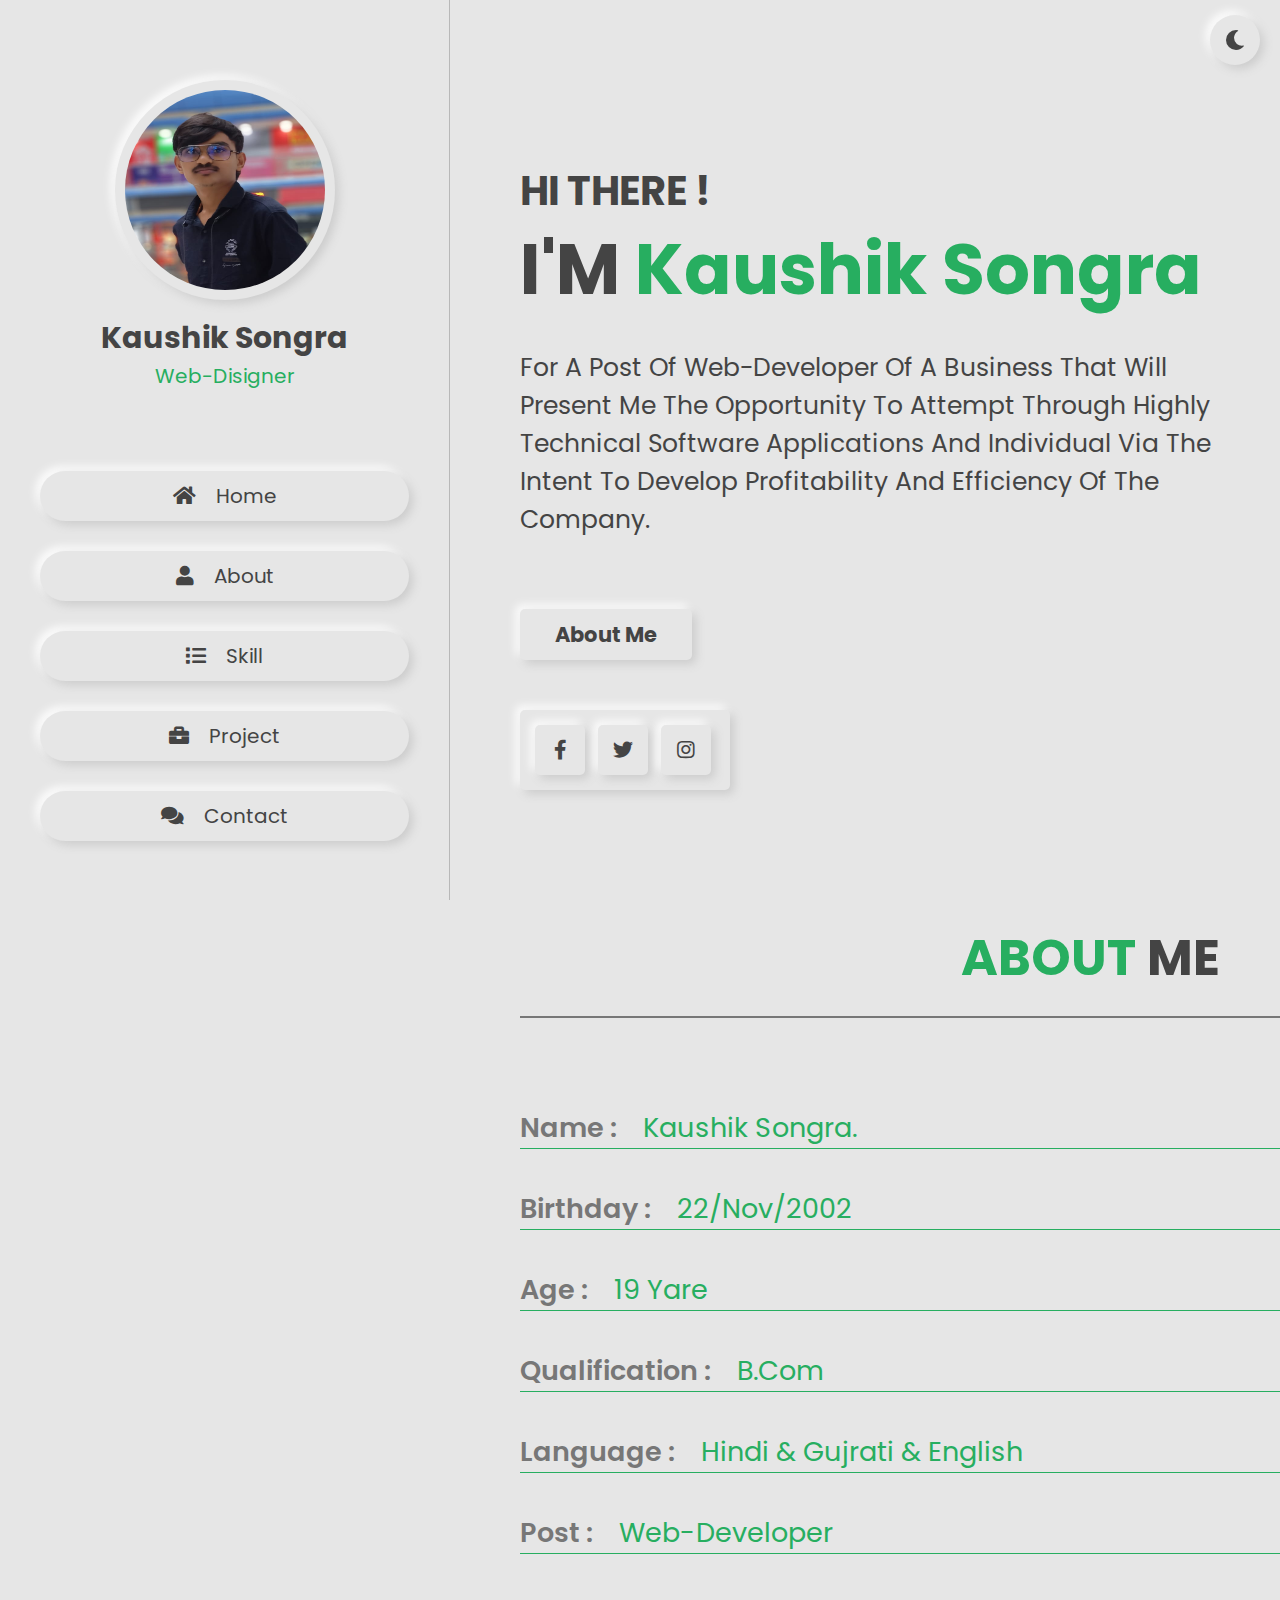
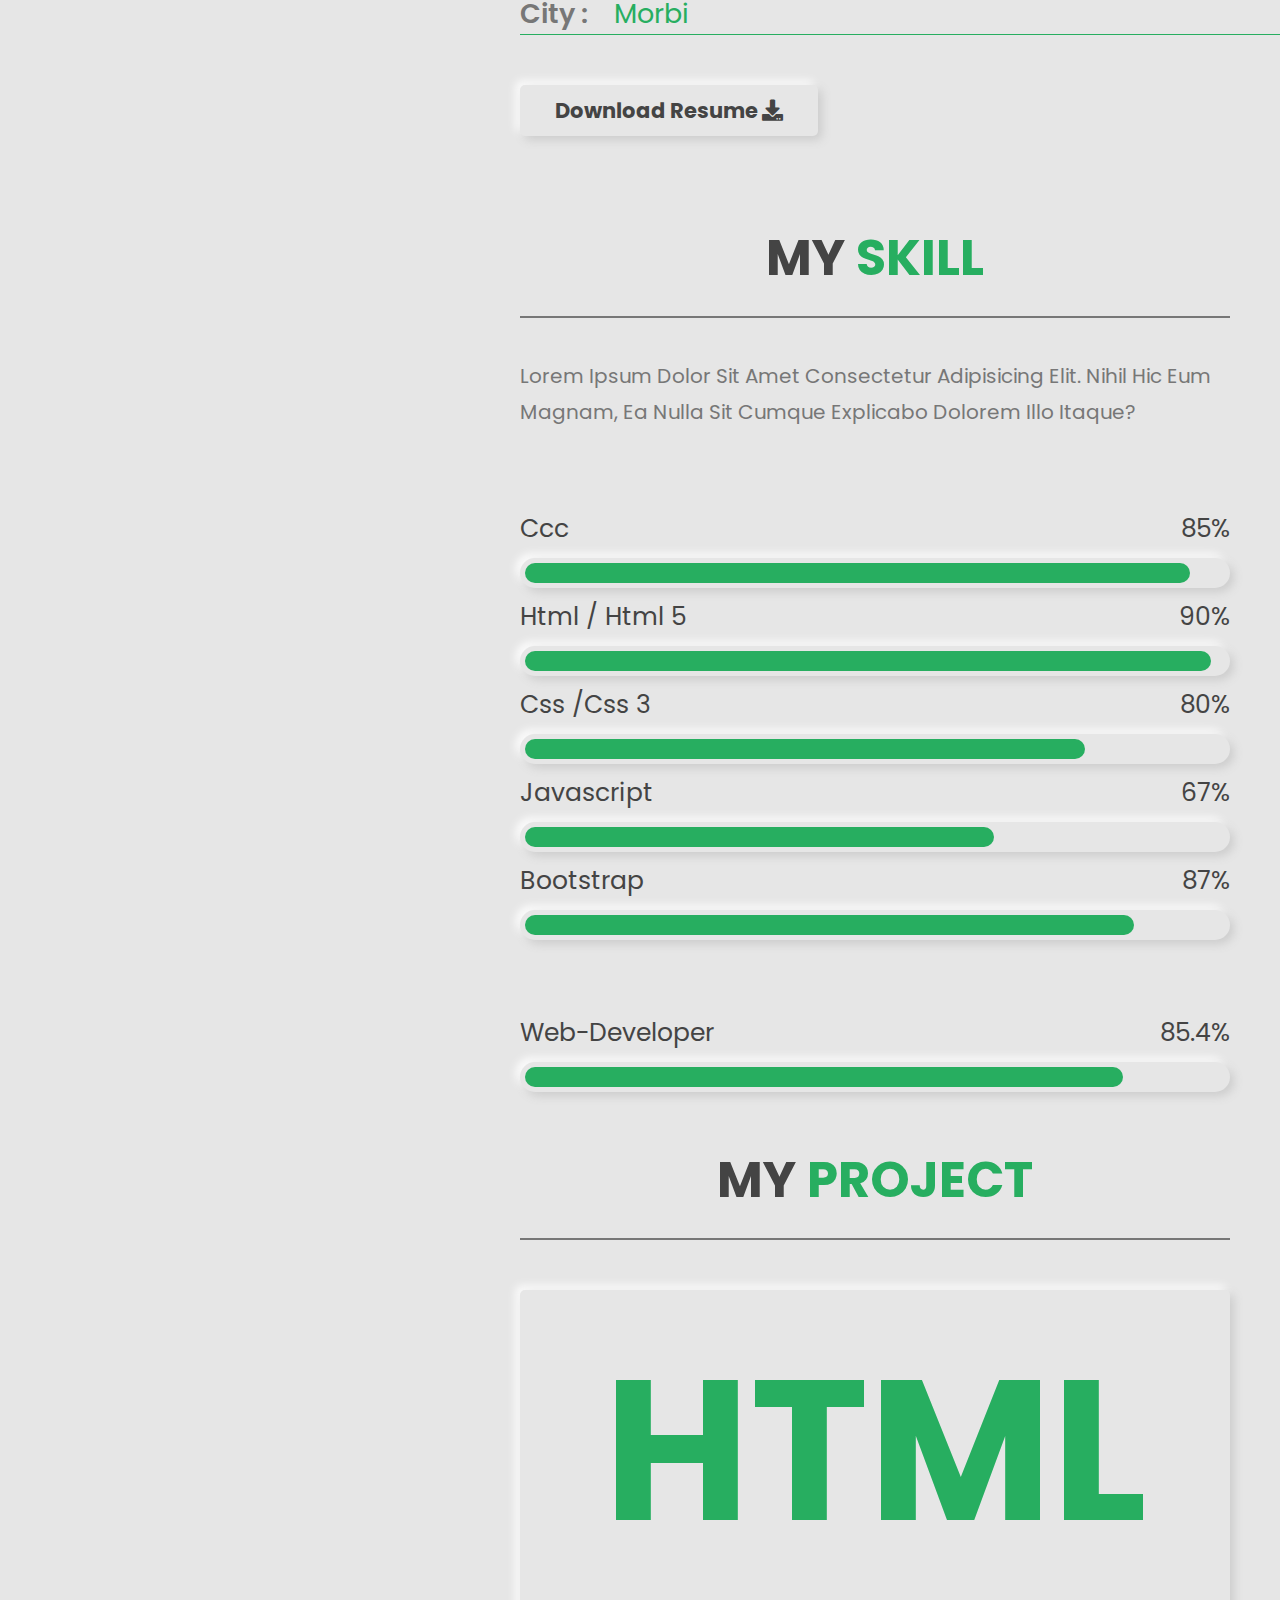
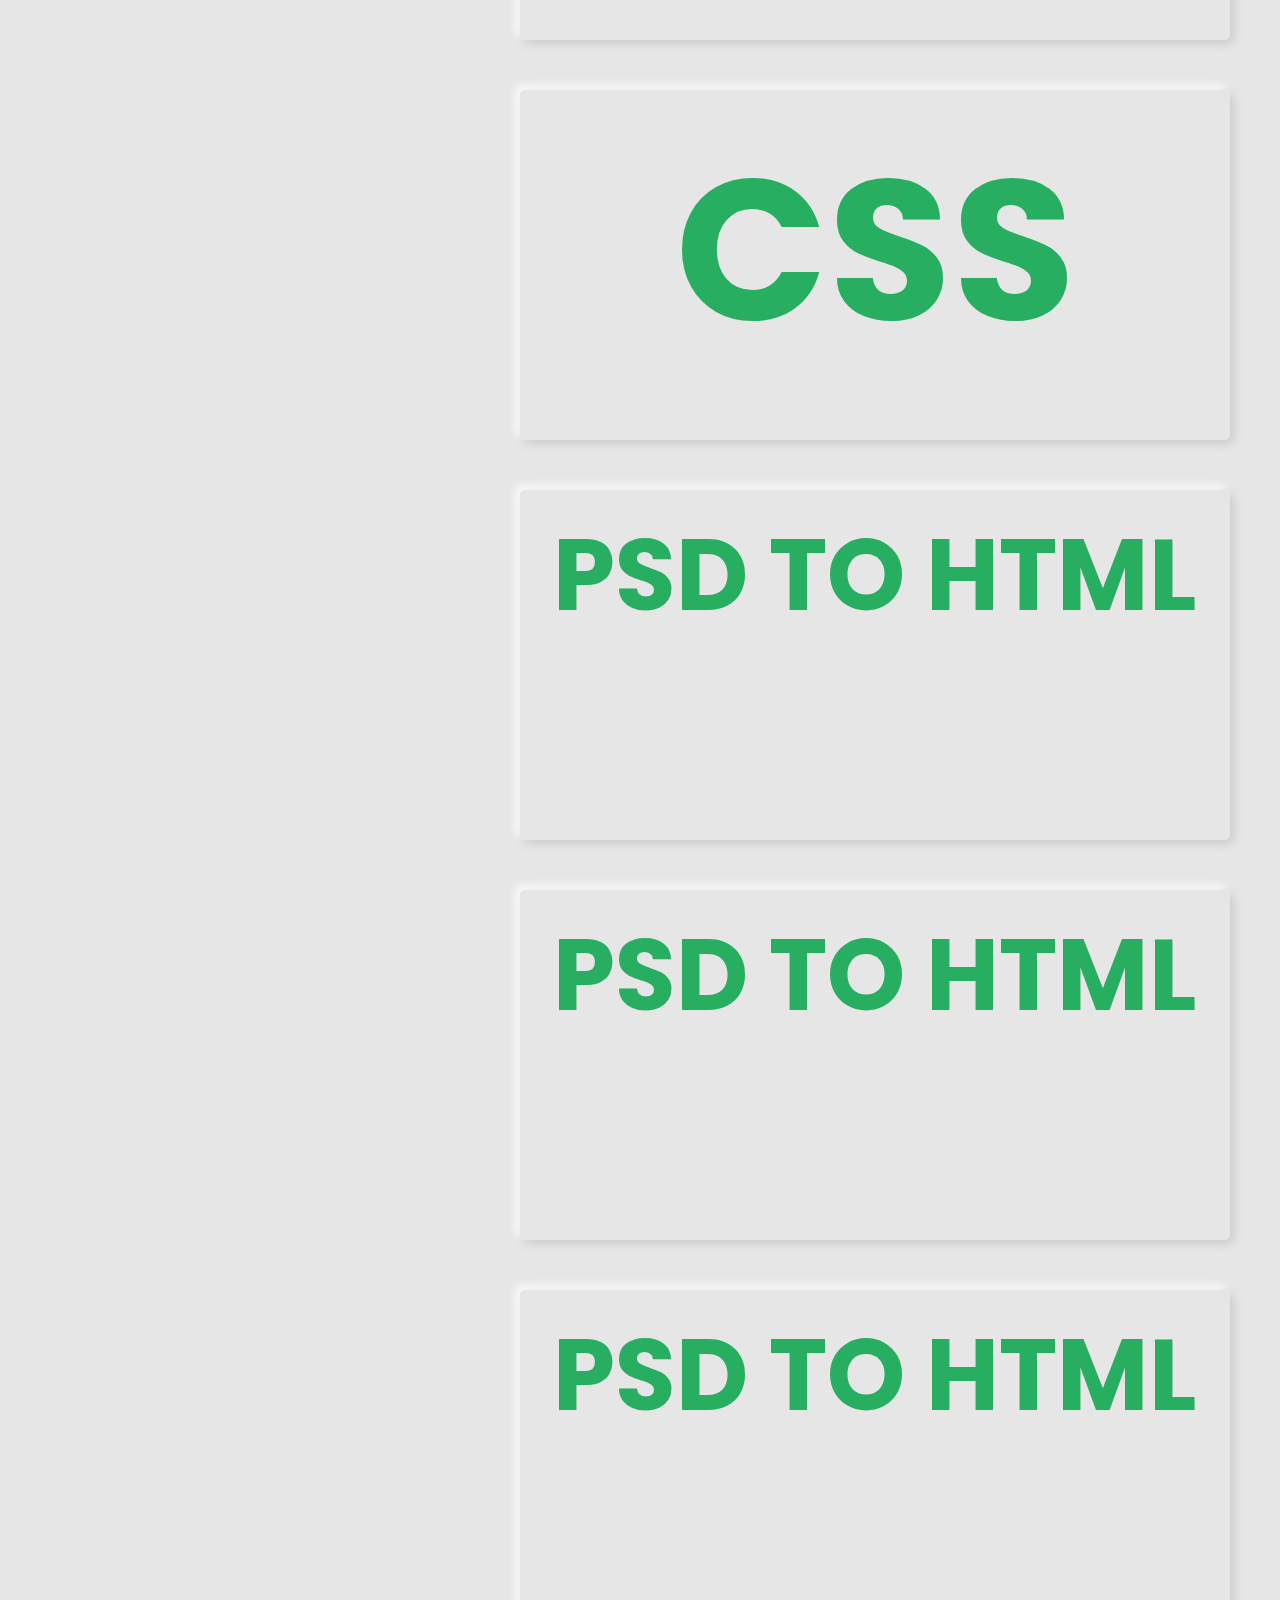
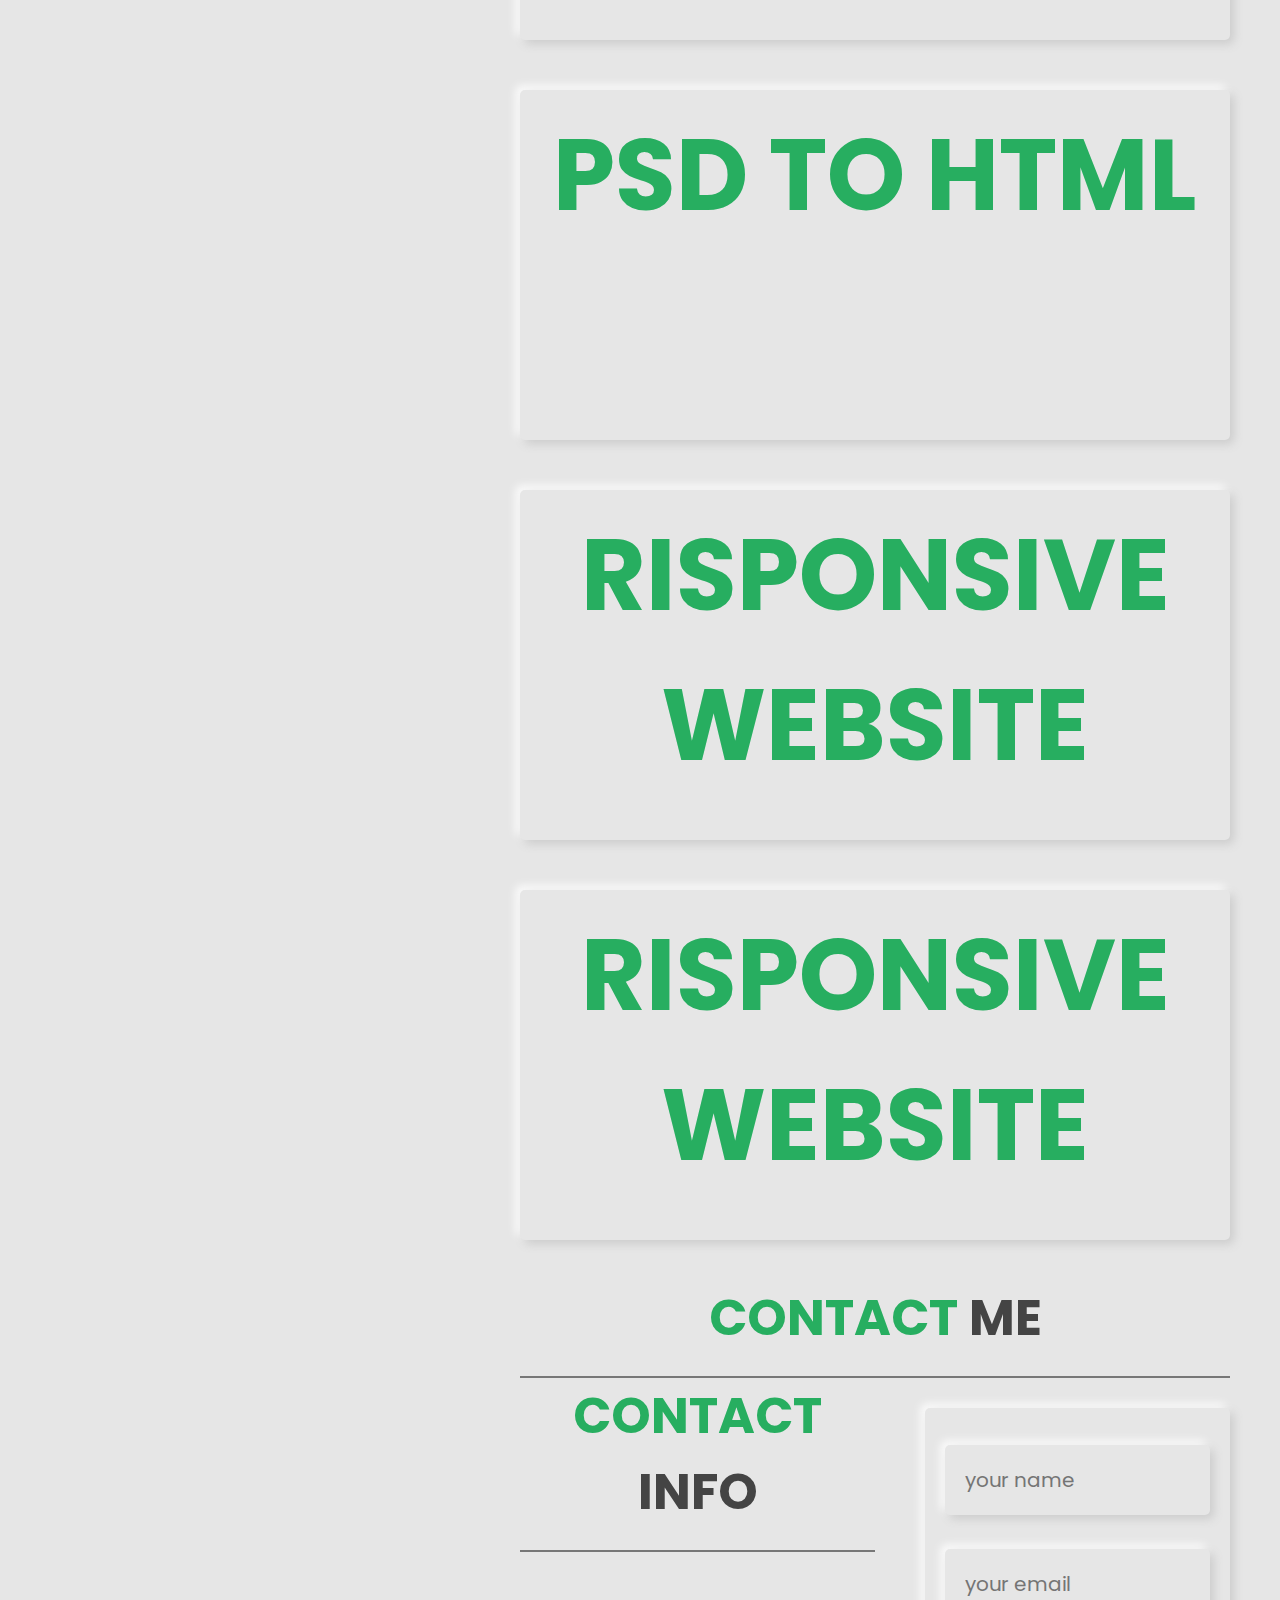
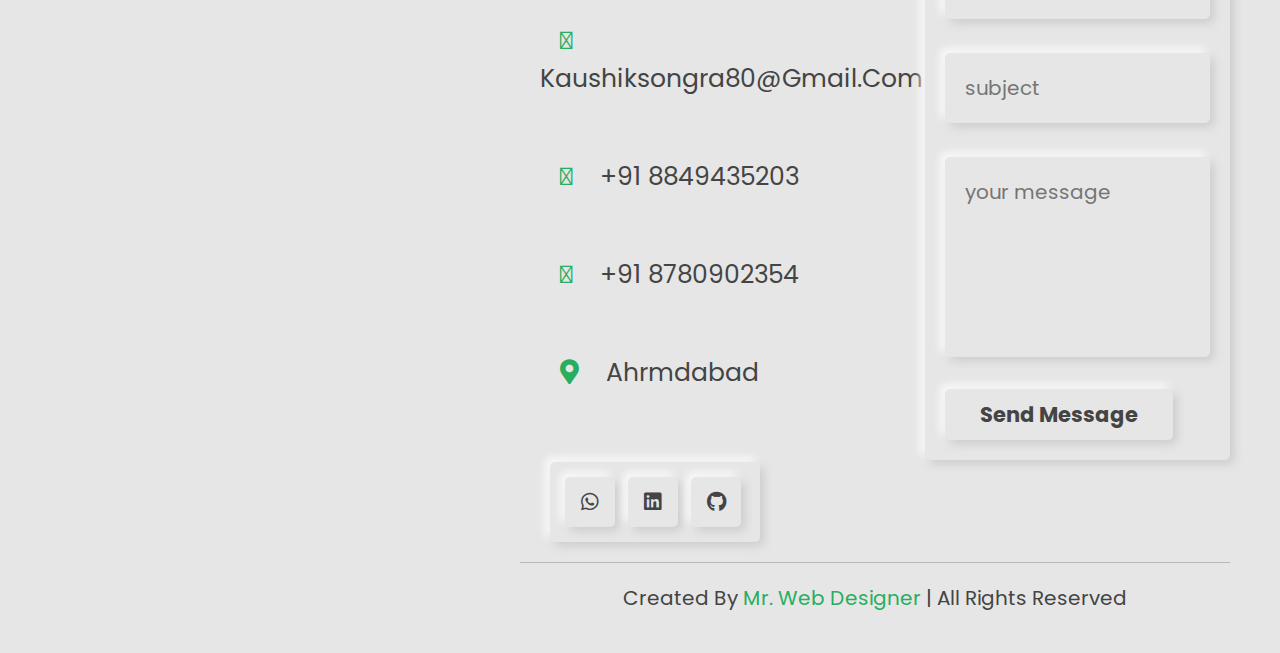
<file: index.html>
<!DOCTYPE html>
<html lang="en">

<head>
    <meta charset="UTF-8">
    <meta http-equiv="X-UA-Compatible" content="IE=edge">
    <meta name="viewport" content="width=device-width, initial-scale=1.0">
    <title>kaushik songra portfolio website desgin</title>

    <!-- font awesome cdn link  -->
    <link rel="stylesheet" href="https://cdnjs.cloudflare.com/ajax/libs/font-awesome/6.2.0/css/all.min.css" integrity="sha512-xh6O/CkQoPOWDdYTDqeRdPCVd1SpvCA9XXcUnZS2FmJNp1coAFzvtCN9BmamE+4aHK8yyUHUSCcJHgXloTyT2A==" crossorigin="anonymous" referrerpolicy="no-referrer"
    />
    <link rel="stylesheet" href="https://cdnjs.cloudflare.com/ajax/libs/font-awesome/5.15.4/css/all.min.css">

    <!-- custom css file link  -->
    <link rel="stylesheet" href="css/style.css">


</head>

<body>
    <!----------------------------------------header section----------------------------------->

    <header class="header">

        <div class="user">
            <img src="img/kaushik.jpeg" alt="">
            <h3>Kaushik Songra</h3>
            <p>Web-Disigner</p>
        </div>

        <nav class="navbar">
            <a href="#home"><i class="fa fa-home"></i>home</a>
            <a href="#about"><i class="fa fa-user"></i>about</a>
            <a id="anchor-skill" href="#skill"><i class="fa fa-list"></i>skill</a>
            <a href="#project"><i class="fa fa-briefcase"></i>project</a>
            <a href="#contact"><i class="fa fa-comments"></i>contact</a>
        </nav>

    </header>

    <!---------------------------------- header section ends -------------------------------------------->

    <div id="menu-btn" class="fas fa-bars"></div>

    <!-- theme toggler  -->

    <div id="theme-toggler" class="fas fa-moon"></div>

    <!---------------------------------------- home section starts  ------------------------------------------>

    <section class="home" id="home">

        <div class="content">
            <h2>HI THERE !</h2>
            <h3> I'M
                <SPan>kaushik songra</SPan> </h3>
            <p>For A Post Of web-Developer Of A Business That Will Present Me The Opportunity To Attempt Through Highly Technical Software Applications And Individual Via The Intent To Develop Profitability And Efficiency Of The Company.</p>
            <a href="#" class="btn">about me</a>
            <div class="share">
                <a href="https://www.facebook.com/kaushik.songra.58" target="_blank" class="fab fa-facebook-f"></a>
                <a href="https://twitter.com/kaushik_songra?t=bSu-dTF0op8pjqD-LP_fgg&s=08" target="_blank" class="fab fa-twitter"></a>
                <a href="https://www.instagram.com/k.v_songra_003/" target="_blank" class="fab fa-instagram"></a>
            </div>
        </div>
    </section>

    <!---------------------------------------- home section starts and ------------------------------------------>


    <!---------------------------------------- about section starts  ------------------------------------------>

    <section class="about " id="about">
        <div class="container">
            <h1 class="heading"> <span>about</span> me</h1>
            <div class="row">
                <div class="col">
                    <div class="p-info">
                        <div class="info-item">
                            <p>Name : <span>kaushik songra.</span></p>
                        </div>
                        <div class="info-item">
                            <p>Birthday : <span>22/nov/2002</span></p>
                        </div>
                        <div class="info-item">
                            <p>Age : <span>19 yare</span></p>
                        </div>
                        <div class="info-item">
                            <p>qualification : <span>B.Com</span></p>
                        </div>
                        <div class="info-item">
                            <p>language : <span>hindi & gujrati & english</span></p>
                        </div>
                        <div class="info-item">
                            <p>post : <span>web-Developer</span></p>
                        </div>
                        <div class="info-item">
                            <p>City : <span>Morbi</span></p>
                        </div>
                        <div class="btn-1">
                            <a href="Resume_Kaushik songra_Format2.pdf" download>
                                <button class="btn third">download Resume <i class="fas fa-download"></i></button>
                            </a>
                        </div>
                    </div>
                </div>
            </div>
    </section>

    <!---------------------------------------- about section starts and ------------------------------------------>



    <!---------------------------------------- skill section starts  ------------------------------------------>

    <section class="skill" id="skill">
        <h1 class="heading"> my <span>skill</span> </h1>
        <div class="row">
            <div class="content">
                <p>Lorem ipsum dolor sit amet consectetur adipisicing elit. Nihil hic eum magnam, ea nulla sit cumque explicabo dolorem illo itaque?</p>
            </div>
        </div>
        <div class="row">
            <div class="progress" id="progress">
                <h3> ccc <span>85%</span> </h3>
                <div class="bar bar-1-2"><span></span></div>
                <h3>html / html 5 <span>90%</span> </h3>
                <div class="bar bar-1-1"><span></span></div>
                <h3> Css /css 3<span>80%</span> </h3>
                <div class="bar bar-2-2"><span></span></div>
                <h3> javascript <span>67%</span> </h3>
                <div class="bar bar-2-3"><span></span></div>
                <h3> Bootstrap <span>87%</span> </h3>
                <div class="bar bar-1-3"><span></span></div>
                <br><br><br><br>
                <h3> web-Developer<span>85.4%</span> </h3>
                <div class="bar bar-2-1"><span></span></div>
            </div>
        </div>
    </section>

    <!---------------------------------------- skill section starts and ------------------------------------------>

    <!---------------------------------------- project section starts  ------------------------------------------>


    <section class="project" id="project">
        <h1 class="heading"> my <span>project</span> </h1>
        <div class="box-container">
            <div class="box">
                <h2 style="text-align: center; font-size: 20rem; color: #27ae60;">HTML</h2>
                <!-- <img src="img/kaushik.jpeg" alt=""> -->
                <div class="content">
                    <h3>HTML</h3>
                    <a href="from.html">
                        <img src="img/Screenshot 2022-09-10 at 12-59-20 Digital Form.png" alt="">
                    </a>
                </div>
            </div>
            <div class="box">
                <h2 style="text-align: center; font-size: 20rem; color: #27ae60;">CSS</h2>
                <!-- <img src="image/img-2.jpg" alt=""> -->
                <div class="content">
                    <h3>CSS</h3>
                    <a href="v.k-mart/v.k-mart-1.html">
                        <img src="img/Screenshot 2022-09-10 at 13-20-06 V.K-MART.png" alt="">
                    </a>
                </div>
            </div>
            <div class="box">
                <h2 style="text-align: center; font-size: 10rem; color: #27ae60;">PSD TO HTML</h2>
                <!-- <img src="image/img-3.jpg" alt=""> -->
                <div class="content">
                    <h3>PSD TO HTML-1</h3>
                    <a href="psd template-1/index.html">
                        <img src="img/Screenshot 2022-09-10 at 14-21-16 k.v_003.png" alt="">
                    </a>
                </div>
            </div>
            <div class="box">
                <!-- <img src="image/img-4.jpg" alt=""> -->
                <h2 style="text-align: center; font-size: 10rem; color: #27ae60;">PSD TO HTML</h2>
                <div class="content">
                    <h3>project 04</h3>
                    <a href="psd template-2/index.html">
                        <img src="img/Screenshot 2022-09-10 at 14-28-20 shop now.png" alt="">
                    </a>
                </div>
            </div>
            <div class="box">
                <h2 style="text-align: center; font-size: 10rem; color: #27ae60;">PSD TO HTML</h2>
                <!-- <img src="image/img-5.jpg" alt=""> -->
                <div class="content">
                    <h3>project 05</h3>
                    <a href="psd template-3/index.html">
                        <img src="img/Screenshot 2022-09-10 at 14-41-18 food.png" alt="">
                    </a>
                </div>
            </div>
            <div class="box">
                <h2 style="text-align: center; font-size: 10rem; color: #27ae60;">PSD TO HTML</h2>
                <!-- <img src="image/img-6.jpg" alt=""> -->
                <div class="content">
                    <h3>project 06</h3>
                    <a href="psd template-4/index.html">
                        <img src="img/Screenshot 2022-09-10 at 14-44-48 THE LOCAL FARMS.png" alt="">
                    </a>
                </div>
            </div>
            <div class="box">
                <h2 style="text-align: center; font-size: 10rem; color: #27ae60;">RISPONSIVE WEBSITE</h2>
                <!-- <img src="image/img-6.jpg" alt=""> -->
                <div class="content">
                    <h3>RISPONSIVE</h3>
                    <a href="psd-1/index.html">
                        <img src="img/Screenshot 2022-09-10 at 15-05-48 cars.png" alt="">
                    </a>
                </div>
            </div>
            <div class="box">
                <h2 style="text-align: center; font-size: 10rem; color: #27ae60;">RISPONSIVE WEBSITE</h2>
                <!-- <img src="image/img-6.jpg" alt=""> -->
                <div class="content">
                    <h3>RISPONSIVE</h3>
                    <a href="psd-2/index.html">
                        <img src="img/Screenshot 2022-09-10 at 15-08-31 tour.png" alt="">
                    </a>
                </div>
            </div>
        </div>
    </section>

    <!---------------------------------------- project section starts  and------------------------------------------>

    <!---------------------------------------- contact section starts  ------------------------------------------>


    <section id="contact">
        <h1 class="heading"> <span>contact</span> me </h1>
        <div class="row-1">
            <div class="col-50">
                <div class="icon">
                    <h2 class="heading"><span>contact</span> Info</h2>
                    <ul>
                        <li><a href="mailto:kaushiksongra80@gmail.com" target="_blank"><i class="fa-solid fa-envelope"></i> kaushiksongra80@gmail.com</a></li>
                        <li><a href="tel:+91 8849435203"><i class="fa-solid fa-phone"></i> +91 8849435203</a></li>
                        <li><a href="tel:+91 8780902354"><i class="fa-solid fa-phone"></i> +91 8780902354</a></li>
                        <li><a href="#"><i class="fas fa-map-marker-alt"></i> ahrmdabad</a></li>

                    </ul>
                </div>
                <div class="share-1">
                    <a href="https://wa.me/8849435203?text=Hello" target="_blank" class="fab fa-whatsapp"></a>

                    <a href="https://www.linkedin.com/in/kaushik-songra-7bb63a248" target="_blank" class="fab fa-linkedin"></a>
                    <a href="#" class="fab fa-github"></a>
                </div>
            </div>
            <div class="col-50">
                <div class="form">
                    <input type="text" placeholder="your name" class="box">
                    <input type="email" placeholder="your email" class="box">
                    <input type="text" placeholder="subject" class="box">
                    <textarea name="" class="box" placeholder="your message" id="" cols="30" rows="10"></textarea>
                    <input type="submit" value="send message" class="btn">
                </div>
            </div>
        </div>



        <div class="credits"> created by <span>mr. web designer</span> | all rights reserved </div>
    </section>


    <!---------------------------------------- contact section starts and ------------------------------------------>




    <!-------------------------------------------- custom js file link  ----------------------------------------------->
    <script src="js/script.js"></script>

</body>
</file>
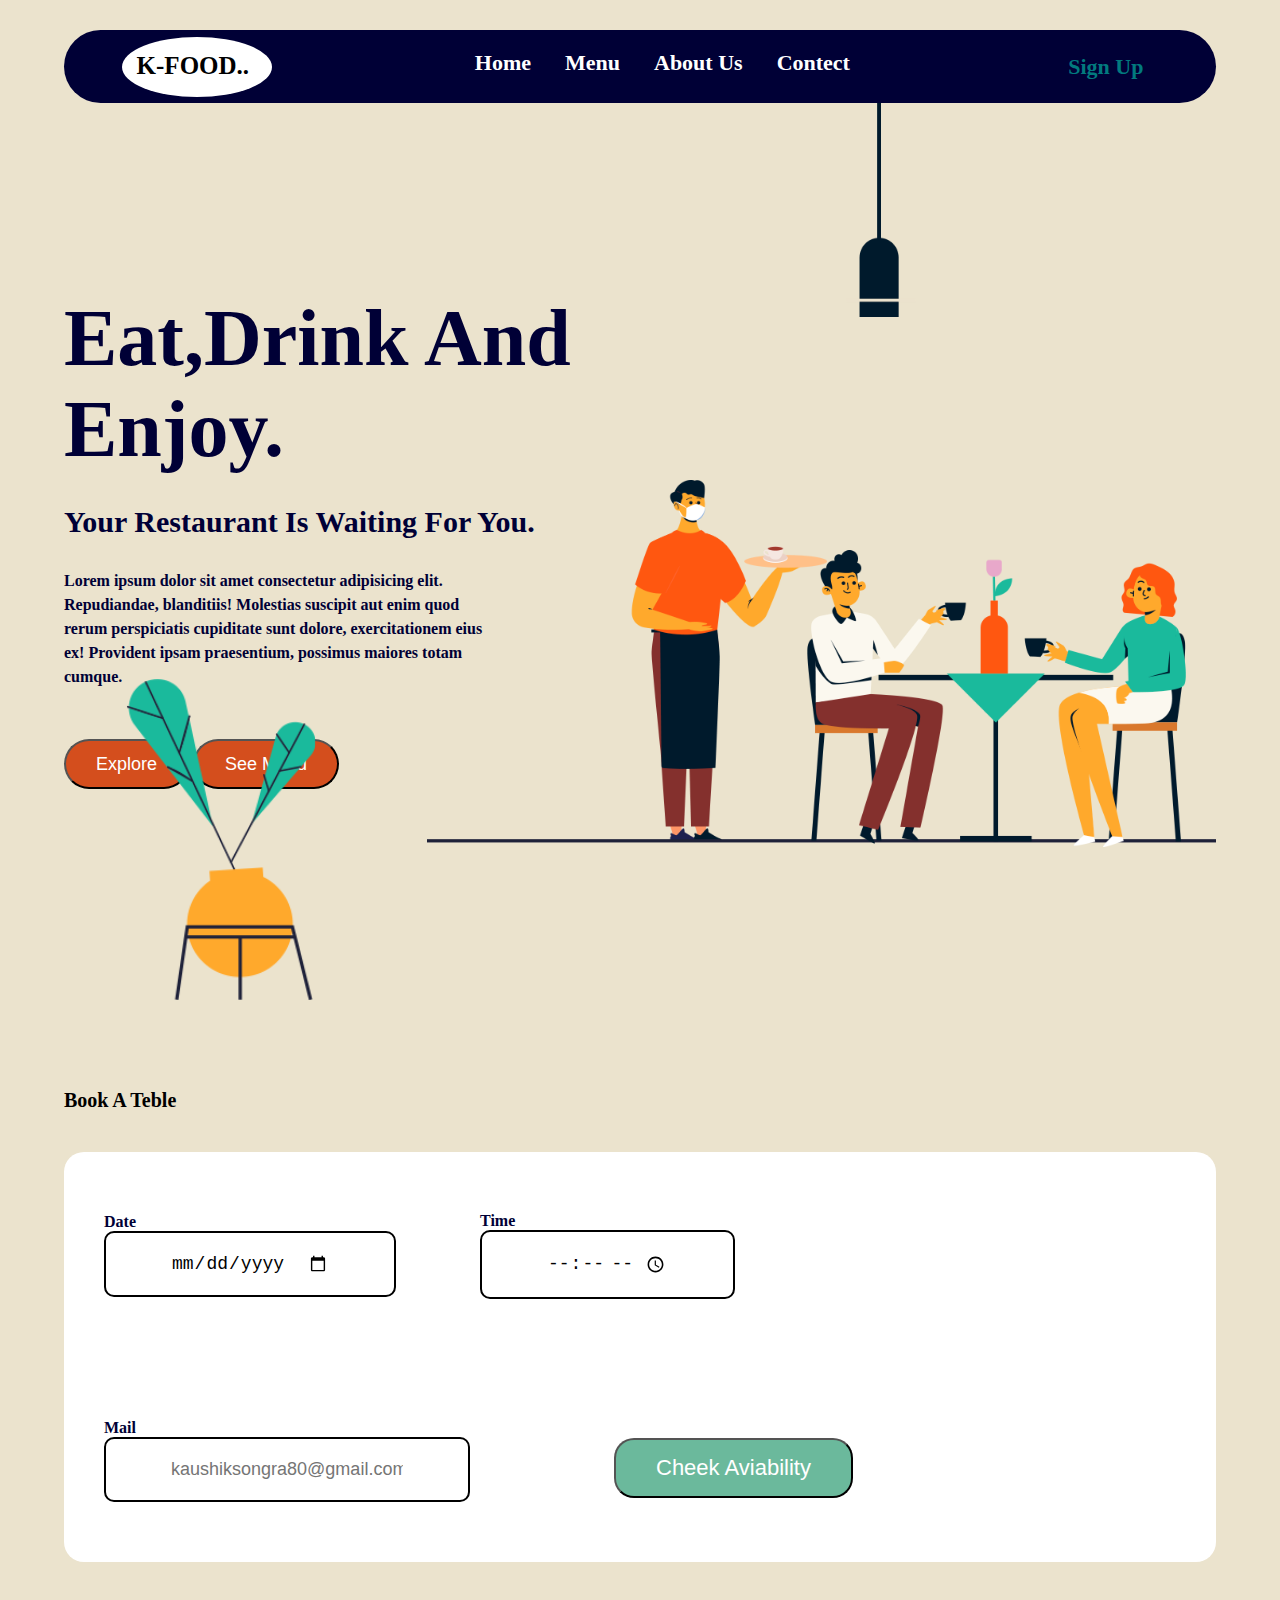
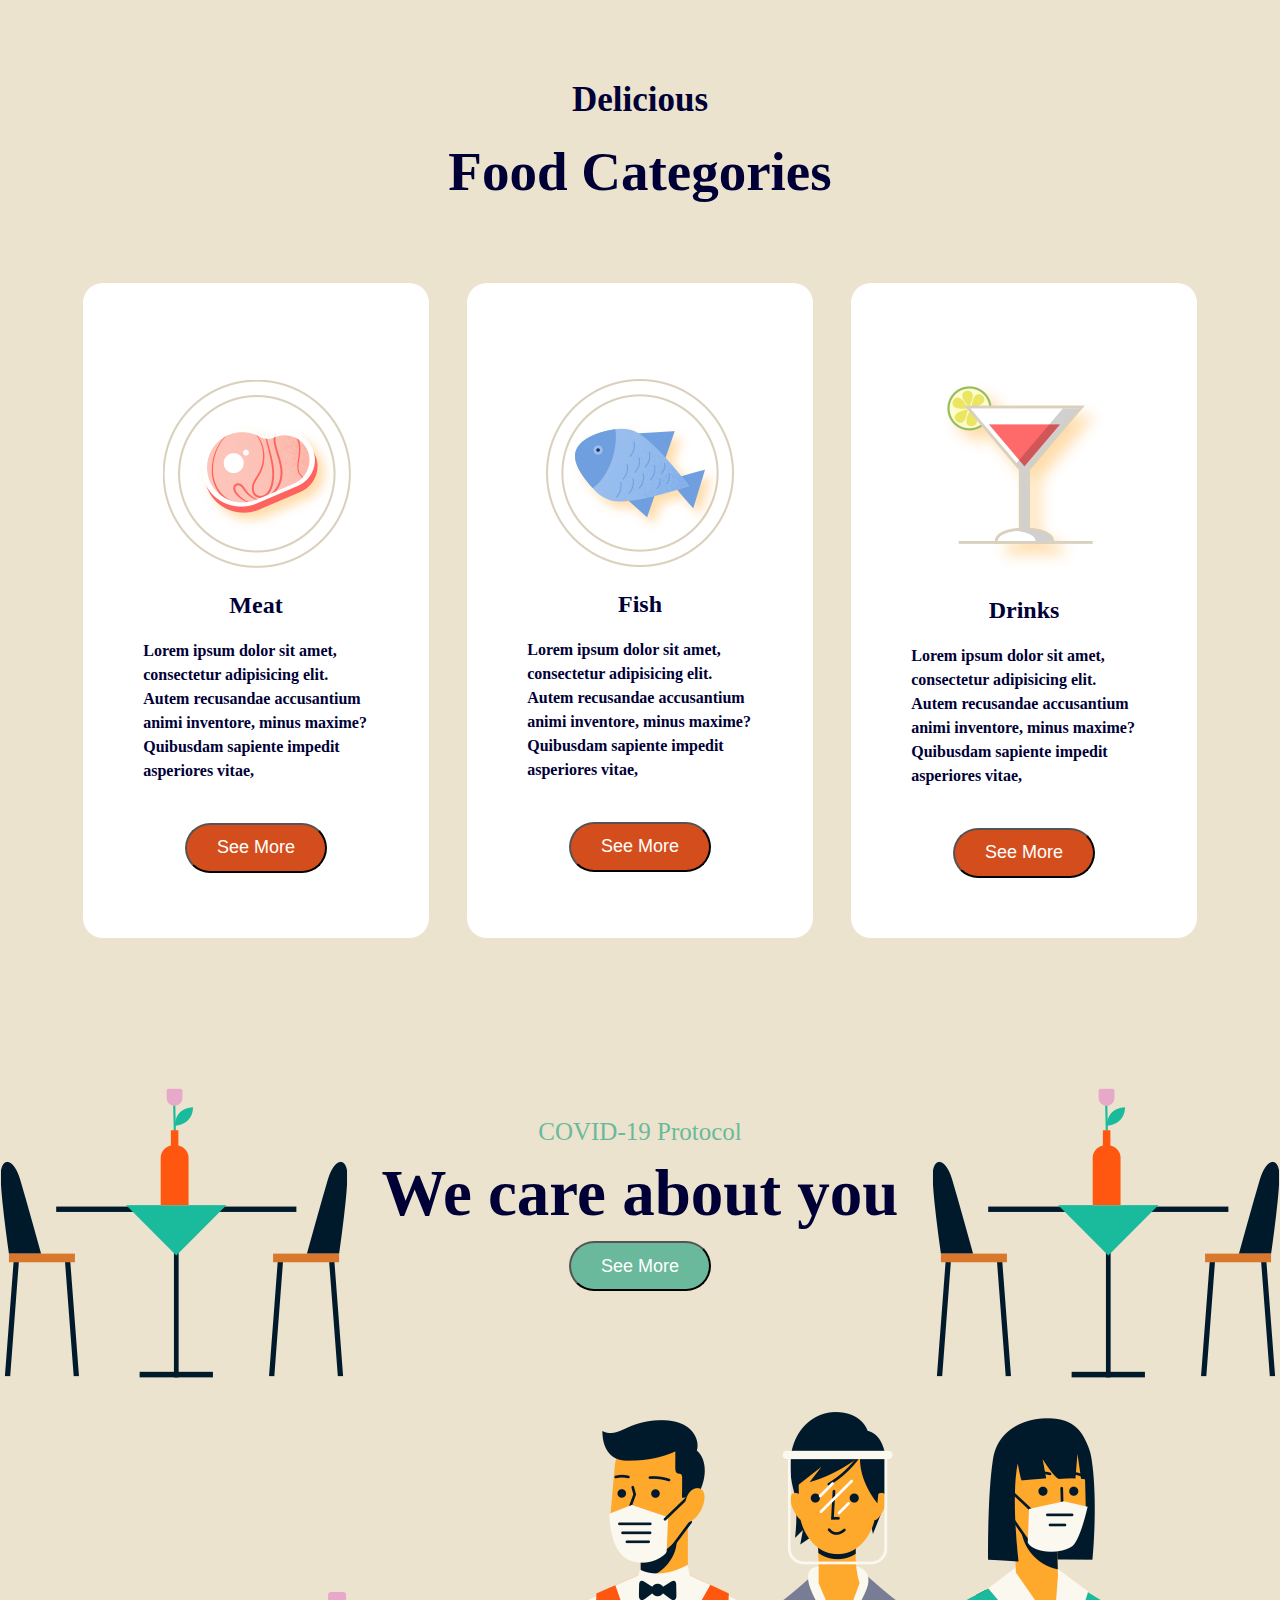
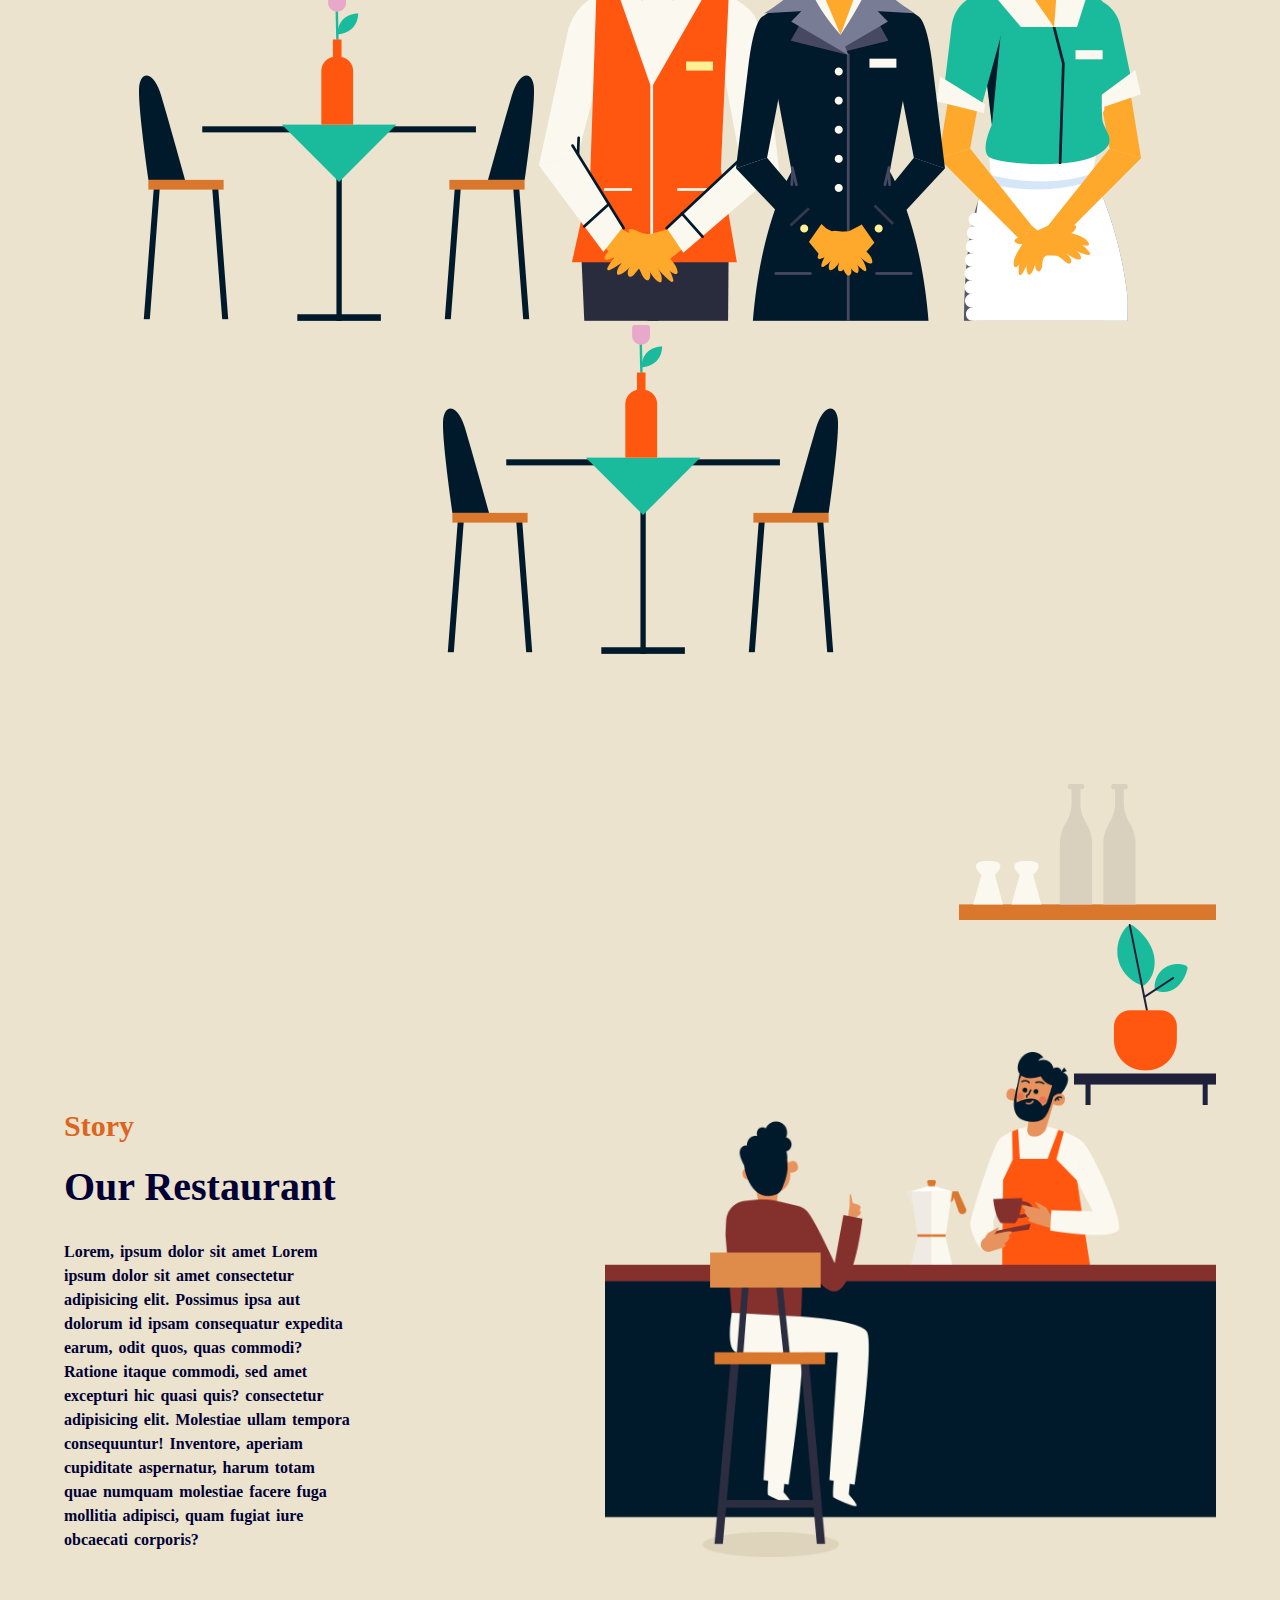
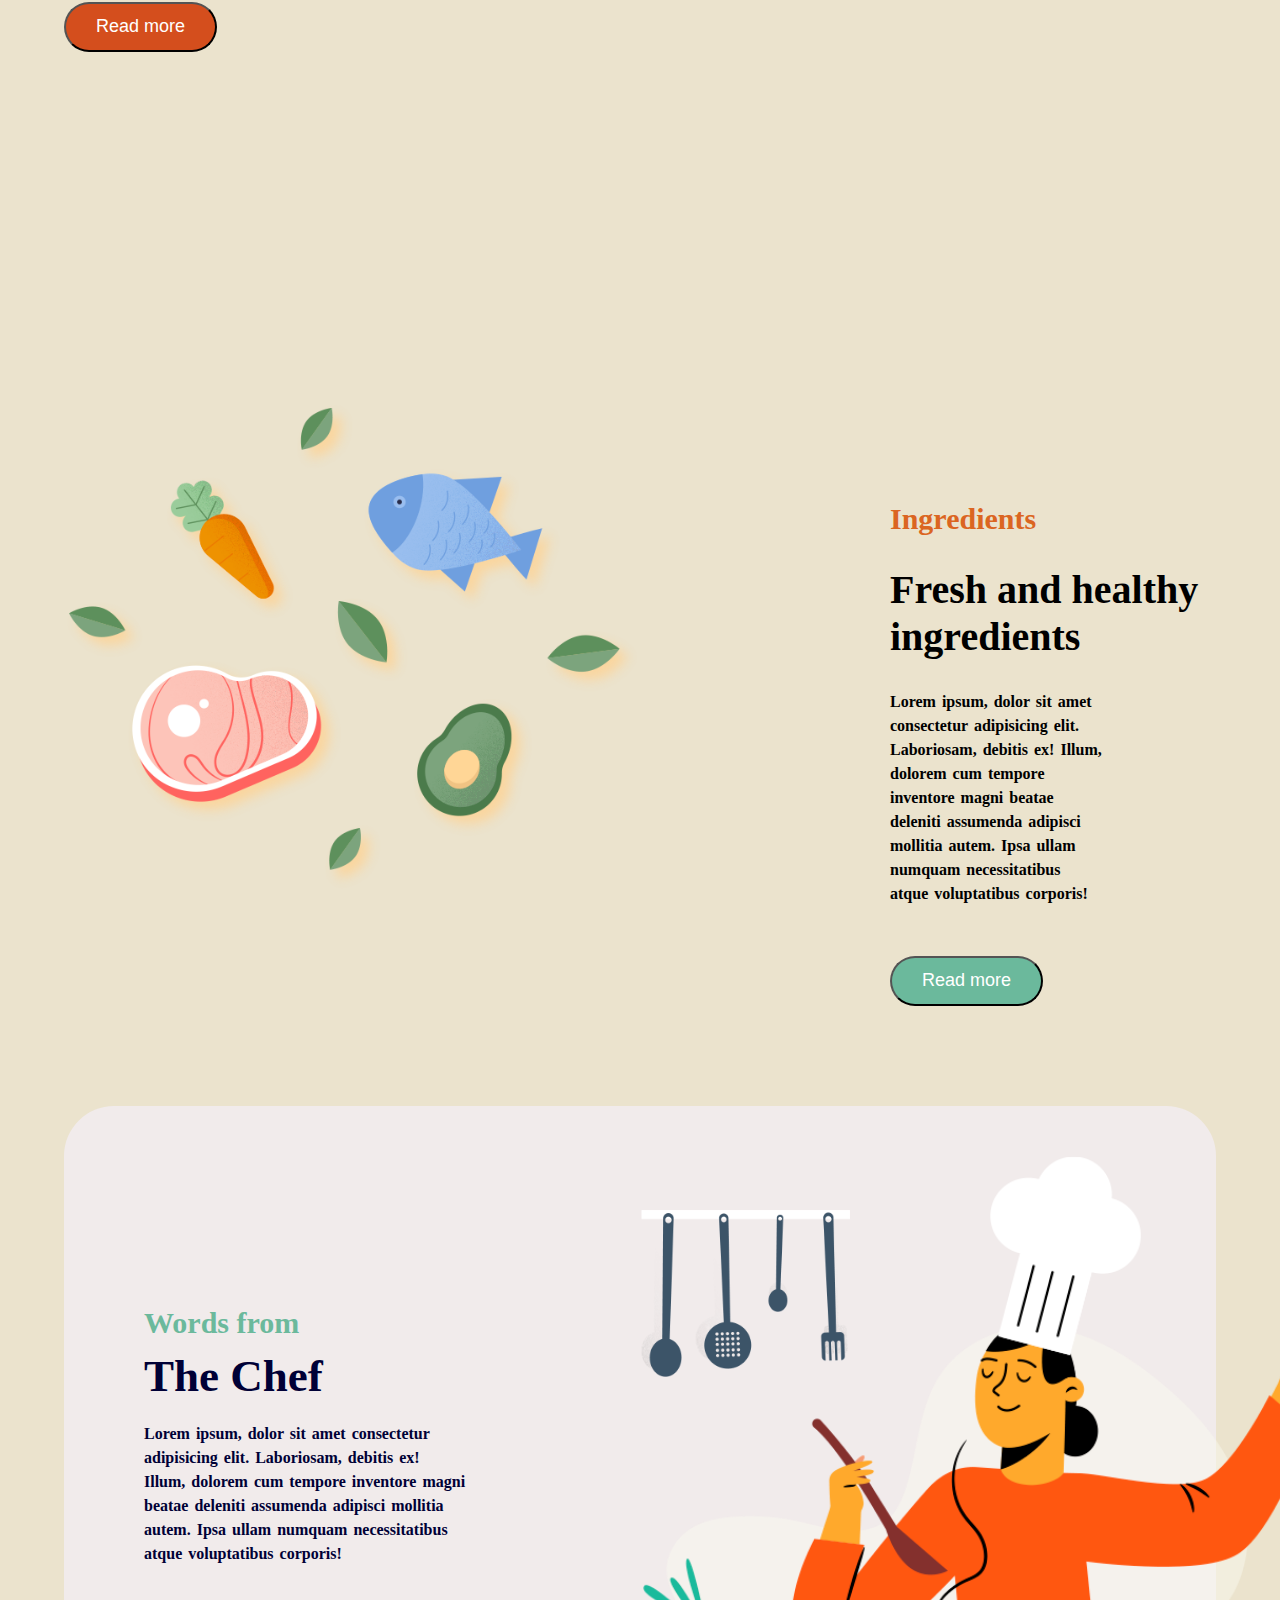
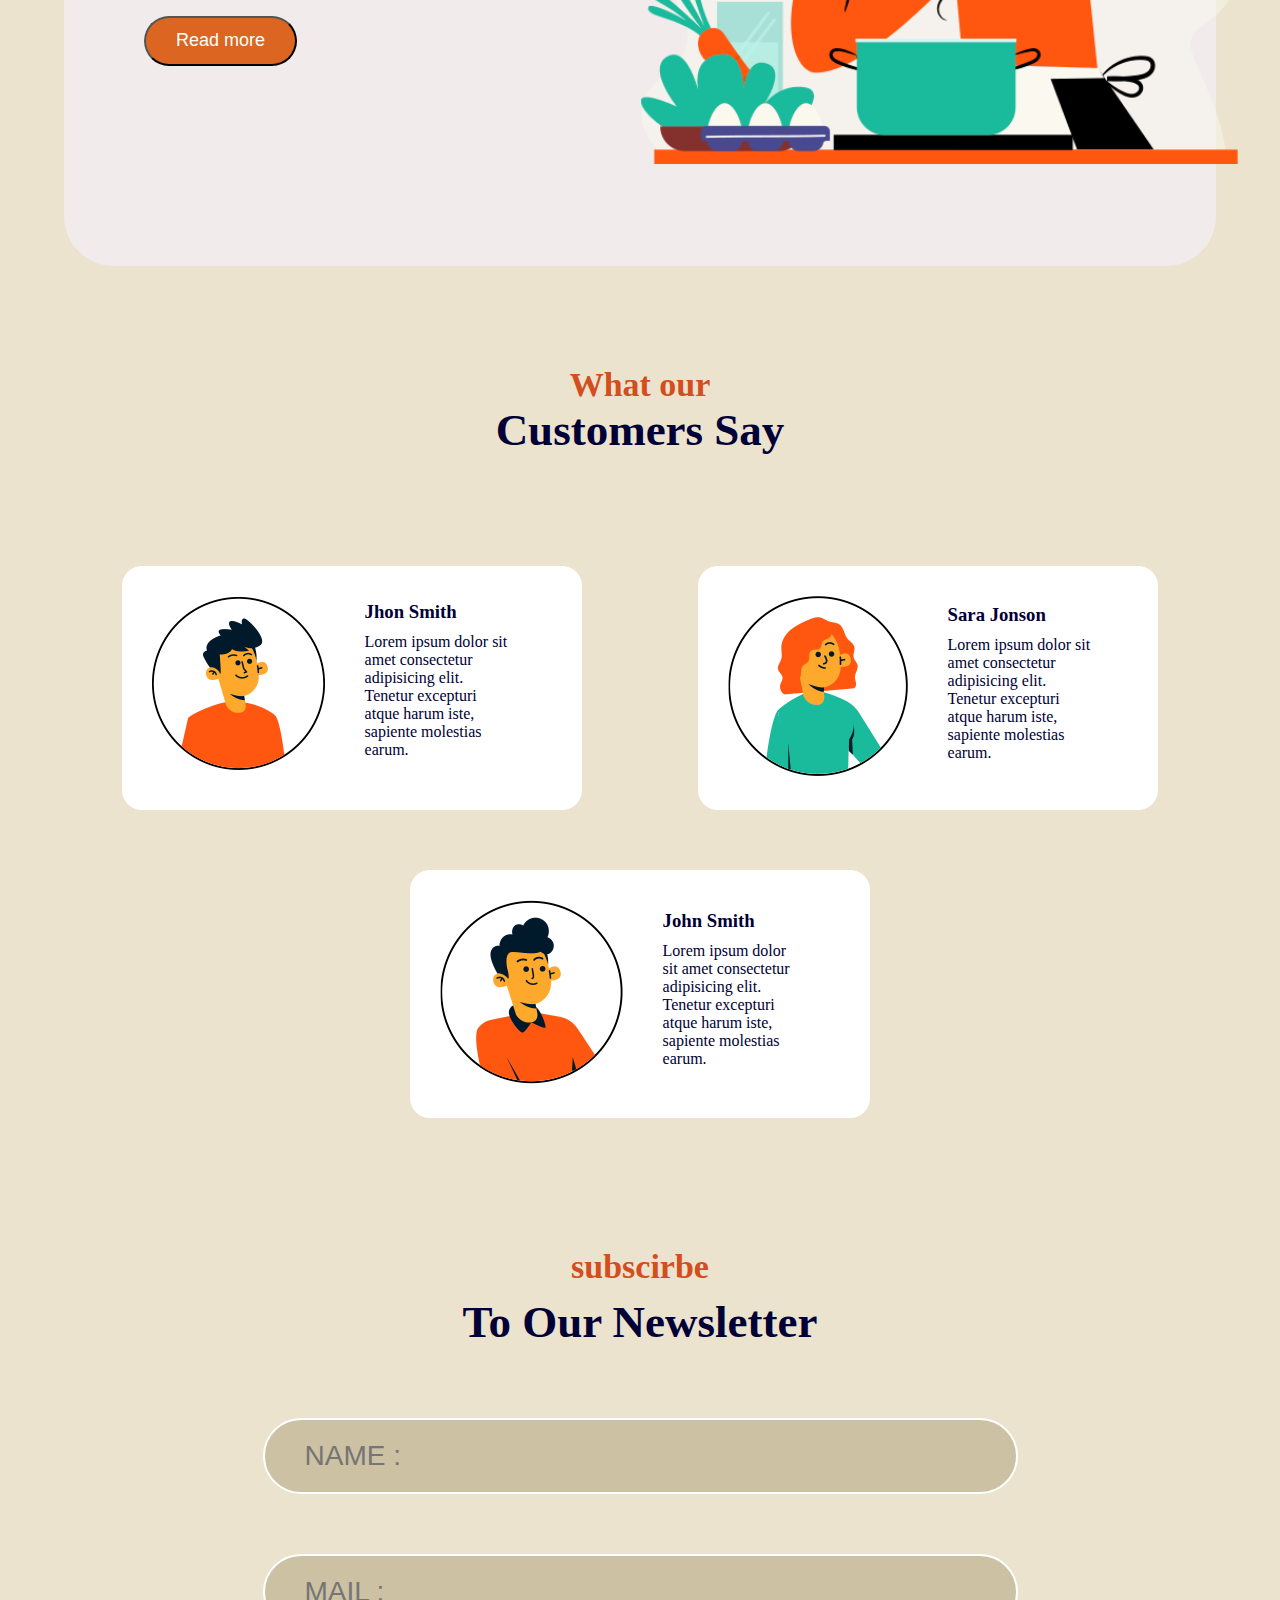
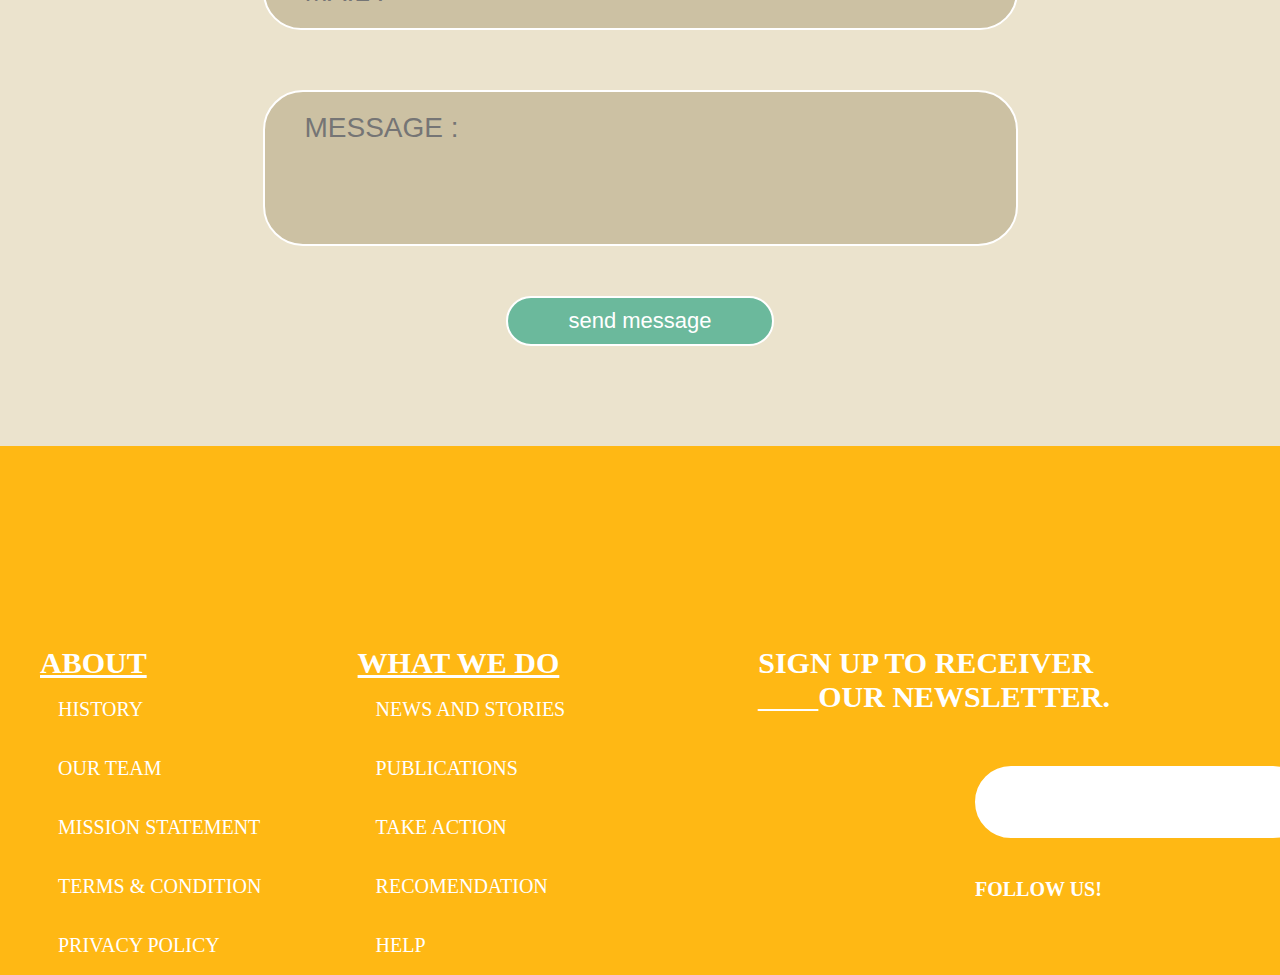
<file: psd template-3/index.html>
<!DOCTYPE html>
<html lang="en">

<head>
    <meta charset="UTF-8">
    <meta http-equiv="X-UA-Compatible" content="IE=edge">
    <meta name="viewport" content="width=device-width, initial-scale=1.0">
    <title>food</title>
    <link rel="stylesheet" href="css/food.css">
    <link rel="stylesheet" href="https://cdnjs.cloudflare.com/ajax/libs/font-awesome/6.1.1/css/all.min.css" integrity="sha512-KfkfwYDsLkIlwQp6LFnl8zNdLGxu9YAA1QvwINks4PhcElQSvqcyVLLD9aMhXd13uQjoXtEKNosOWaZqXgel0g==" crossorigin="anonymous" referrerpolicy="no-referrer"
    />
</head>

<body id="bg-color">
    <header class="bg-color-1 cantainer">
        <div class="cantainer">
            <div class="row justify align-iten">
                <div class="col">
                    <div class="logo">
                        <p>K-FOOD..</p>
                    </div>
                </div>
                <div class="col">
                    <div class="hedar-text-1">
                        <ul>
                            <li> <a href="">Home</a> </li>
                            <li> <a href="">Menu</a> </li>
                            <li> <a href="">About Us</a> </li>
                            <li> <a href="">Contect</a> </li>
                        </ul>
                    </div>
                </div>
                <div class="col">
                    <div class="hedar-text-2">
                        <a href="">Sign Up</a>
                    </div>
                </div>
            </div>
        </div>
    </header>
    <section class="color-1">
        <div class="cantainer rel">
            <div class="row">
                <div class="col">
                    <div class="text-1">
                        <h1>Eat,Drink And <br>Enjoy.</h1>
                        <h3>Your Restaurant Is Waiting For You.</h3>
                        <p>Lorem ipsum dolor sit amet consectetur adipisicing elit. Repudiandae, blanditiis! Molestias suscipit aut enim quod rerum perspiciatis cupiditate sunt dolore, exercitationem eius ex! Provident ipsam praesentium, possimus maiores
                            totam cumque.</p>
                        <div class="button-1">
                            <button>Explore</button>
                            <button>See Menu</button>
                        </div>

                    </div>
                </div>
            </div>
            <div class="row">
                <div class="col">
                    <div class="img-1">
                        <img src="./img/Lamp .png" alt="">
                    </div>
                    <div class="img-2">
                        <img src="./img/Ilustration.png" alt="">
                    </div>
                    <div class="img-3">
                        <img src="./img/Plant.png" alt="">
                    </div>
                </div>
            </div>
        </div>
    </section>
    <section>
        <div class="cantainer">
            <div class="row">
                <div class="col">
                    <div class="kk">
                        <h4>Book A Teble
                            <a href="#"><i class="fa-solid fa-1x fa-arrow-right-long"></i></a>
                        </h4>
                    </div>
                </div>
                <div class="col bg">

                    <div class="input">

                        <ul>
                            <li>
                                <p>Date</p>
                                <input type="date">
                            </li>

                            <li>

                                <p>Time</p>
                                <input type="time">
                            </li>
                            <li>
                                <p>Mail</p>

                                <input type="mail" placeholder="kaushiksongra80@gmail.com">
                            </li>
                            <li>
                                <button>Cheek Aviability</button>
                            </li>
                        </ul>
                    </div>
                </div>
            </div>
        </div>
    </section>

    <br>
    <section>
        <div class="cantainer">
            <div class="row">
                <div class="col-1">
                    <div class="text-2">
                        <h4>Delicious</h4>
                        <h3>Food Categories</h3>
                    </div>
                </div>
            </div>
            <div class="row ">
                <div class="col-lg-2 bg-1">
                    <div class="img-4">
                        <br>
                        <br>
                        <img src="./img/Dish.png" alt="">
                        <h3>Meat</h3>
                        <p>Lorem ipsum dolor sit amet, consectetur adipisicing elit. Autem recusandae accusantium animi inventore, minus maxime? Quibusdam sapiente impedit asperiores vitae,</p>
                        <button>See More</button>

                    </div>
                </div>
                <div class="col-lg-2 bg-1">
                    <div class="img-4">
                        <br>
                        <br>
                        <img src="./img/Dish (1).png" alt="">
                        <h3>Fish</h3>
                        <p>Lorem ipsum dolor sit amet, consectetur adipisicing elit. Autem recusandae accusantium animi inventore, minus maxime? Quibusdam sapiente impedit asperiores vitae,</p>
                        <button>See More</button>
                    </div>
                </div>
                <div class="col-lg-2 bg-1">
                    <div class="img-4">
                        <br>
                        <br>
                        <img src="./img/Dish (2).png" alt="">
                        <h3>Drinks</h3>
                        <p>Lorem ipsum dolor sit amet, consectetur adipisicing elit. Autem recusandae accusantium animi inventore, minus maxime? Quibusdam sapiente impedit asperiores vitae,</p>
                        <button>See More</button>

                    </div>
                </div>
            </div>
        </div>
    </section>
    <section>
        <div class="cantainer-1 color-1">
            <div class="row justify align-iten ">
                <div class="col">
                    <div class="img-5">
                        <img src="./img/Table 4.png" alt="">
                    </div>

                </div>
                <div class="col">
                    <div class="text-3">
                        <p>COVID-19 Protocol</p>
                        <h3>We care about you</h3>
                        <button>See More</button>
                    </div>
                </div>
                <div class="col">
                    <div class="img-5">
                        <img src="./img/Table 3.png" alt="">

                    </div>
                </div>
            </div>
            <div class="row">
                <div class="col-1">
                    <div class="img-6">
                        <img src="./img/Table 2.png" alt="">
                        <img src="./img/food-1.png" alt="">
                        <img src="./img/Table 1.png" alt="">
                        <br>
                        <br>
                    </div>
                </div>
            </div>
        </div>
        </div>
    </section>


    <section>
        <div class="cantainer rel color-1">
            <div class="row">
                <div class="col-2">
                    <br>
                    <div class="img-7">
                        <img src="./img/f-1.png" alt="">
                        <img src="./img/p-1.png" alt="">
                    </div>
                    <div class="text-4 ">
                        <h4>Story</h4>
                        <h3>Our Restaurant</h3>
                        <p>Lorem, ipsum dolor sit amet Lorem ipsum dolor sit amet consectetur adipisicing elit. Possimus ipsa aut dolorum id ipsam consequatur expedita earum, odit quos, quas commodi? Ratione itaque commodi, sed amet excepturi hic quasi quis?
                            consectetur adipisicing elit. Molestiae ullam tempora consequuntur! Inventore, aperiam cupiditate aspernatur, harum totam quae numquam molestiae facere fuga mollitia adipisci, quam fugiat iure obcaecati corporis?
                        </p>
                        <button>Read more</button>
                    </div>
                </div>
            </div>
            <div class="row">
                <div class="col">
                    <div class="img-8">
                        <img src="./img/food-2.png" alt="">
                    </div>
                </div>
            </div>
        </div>
    </section>
    <section>
        <div class="cantainer">
            <div class="row ">
                <div class="col-lg-4">
                    <div class="img-9">
                        <img src="./img/food-3.png" alt="">
                    </div>
                </div>
                <div class="col-lg-4">
                    <div class="text-5">
                        <h4>Ingredients</h4>
                        <h3>Fresh and healthy <br> ingredients</h3>
                        <p>Lorem ipsum, dolor sit amet consectetur adipisicing elit. Laboriosam, debitis ex! Illum, dolorem cum tempore inventore magni beatae deleniti assumenda adipisci mollitia autem. Ipsa ullam numquam necessitatibus atque voluptatibus
                            corporis!
                        </p>
                        <button>Read more</button>
                    </div>
                </div>
            </div>
        </div>
    </section>
    <section>
        <div class="cantainer rel">
            <div class="row bg-2">

                <div class="col-lg-4">
                    <div class="kk-2">
                        <h4>Words from</h4>
                        <h3>The Chef</h3>
                        <p>Lorem ipsum, dolor sit amet consectetur adipisicing elit. Laboriosam, debitis ex! Illum, dolorem cum tempore inventore magni beatae deleniti assumenda adipisci mollitia autem. Ipsa ullam numquam necessitatibus atque voluptatibus
                            corporis!
                        </p>
                        <button>Read more</button>
                    </div>
                </div>
                <div class="col-lg-4">
                    <div class="img-10">
                        <img src="./img/kk.png" alt="">
                    </div>
                    <div class="img-11">
                        <img src="./img/kk-2.png" alt="">
                    </div>
                </div>
            </div>
        </div>
    </section>
    <section>
        <div class="cantainer color-1">
            <div class="row ">
                <div class="col-1 ">
                    <div class="text-6">
                        <h4>What our</h4>
                        <h3>Customers Say</h3>
                    </div>
                </div>
                <div class="col-lg-4 bg-3">
                    <div class="text-7">
                        <ul>
                            <li>
                                <img src="./img/Customer.png" alt="">
                            </li>
                            <li>
                                <h3>Jhon Smith</h3>
                                <p>Lorem ipsum dolor sit amet consectetur adipisicing elit. Tenetur excepturi atque harum iste, sapiente molestias earum.</p>
                                <i style="color: gold;" class="fa-solid fa-star"></i>
                                <i style="color: gold;" class="fa-solid fa-star"></i>
                                <i style="color: gold;" class="fa-solid fa-star"></i>
                                <i style="color: gold;" class="fa-solid fa-star"></i>
                                <i style="color: rgb(136, 128, 128);" class="fa-solid fa-star"></i>
                            </li>
                        </ul>
                    </div>
                </div>
                <div class="col-lg-4 bg-3">
                    <div class="text-7">
                        <ul>
                            <li>
                                <img src="./img/Customer (1).png" alt="">
                            </li>
                            <li>
                                <h3>Sara Jonson</h3>
                                <p>Lorem ipsum dolor sit amet consectetur adipisicing elit. Tenetur excepturi atque harum iste, sapiente molestias earum.</p>
                                <i style="color: gold;" class="fa-solid fa-star"></i>
                                <i style="color: gold;" class="fa-solid fa-star"></i>
                                <i style="color: gold;" class="fa-solid fa-star"></i>
                                <i style="color: gold;" class="fa-solid fa-star"></i>
                                <i style="color: rgb(136, 128, 128);" class="fa-solid fa-star"></i>
                            </li>
                        </ul>
                    </div>
                </div>
            </div>
            <div class="row">
                <div class="col bg-3">
                    <div class="text-7">
                        <ul>
                            <li>
                                <img src="./img/Customer (2).png" alt="">
                            </li>
                            <li>
                                <h3>John Smith</h3>
                                <p>Lorem ipsum dolor sit amet consectetur adipisicing elit. Tenetur excepturi atque harum iste, sapiente molestias earum.</p>
                                <i style="color: gold;" class="fa-solid fa-star"></i>
                                <i style="color: gold;" class="fa-solid fa-star"></i>
                                <i style="color: gold;" class="fa-solid fa-star"></i>
                                <i style="color: gold;" class="fa-solid fa-star"></i>
                                <i style="color: rgb(136, 128, 128);" class="fa-solid fa-star"></i>
                            </li>
                        </ul>
                    </div>
                </div>
            </div>
        </div>
    </section>
    <section>
        <div class="cantainer color-1">
            <div class="row">
                <div class="col-1">
                    <div class="text-8">
                        <h4>subscirbe</h4>
                        <h3>To Our Newsletter</h3>
                        <input type="text" placeholder="NAME :">
                        <br>
                        <input type="text" placeholder="MAIL :">
                        <br>
                        <div class="text-9">
                            <input type="text" placeholder="MESSAGE :">
                        </div>
                        <button>send message</button>
                    </div>
                </div>
            </div>
        </div>
    </section>
    <footer>
        <div class="contener bg-color-3">
            <div class="row">
                <div class="col-lg-4">
                    <div class="col-lg-6">
                        <div class="foo">
                            <h3>ABOUT</h3>
                            <p>HISTORY</p>
                            <p>OUR TEAM</p>
                            <p>MISSION STATEMENT</p>
                            <p>TERMS & CONDITION</p>
                            <p>PRIVACY POLICY</p>
                        </div>
                    </div>
                    <div class="col-lg-6">
                        <div class="foo">
                            <h3>WHAT WE DO</h3>
                            <p>NEWS AND STORIES</p>
                            <p>PUBLICATIONS</p>
                            <p>TAKE ACTION</p>
                            <p>RECOMENDATION</p>
                            <p>HELP</p>
                        </div>
                    </div>
                </div>
                <div class="col-lg-4">
                    <div class="foo-1">
                        <h2>SIGN UP TO RECEIVER <br> ____OUR NEWSLETTER.</h2>
                    </div>
                    <div class="foo-2">
                        <input type="text" name="" id="" placeholder="">
                    </div>
                    <div class="foo-3">
                        <h3>FOLLOW US!
                            <a href=""><i class="fa-brands fa-2x fa-facebook"></i></a>
                            <a href=""><i class="fa-brands fa-2x fa-whatsapp"></i></a>
                            <a href=""><i class="fa-brands fa-2x fa-youtube"></i></a>
                        </h3>
                    </div>
                </div>
            </div>
        </div>
    </footer>
</body>

</html>
</file>
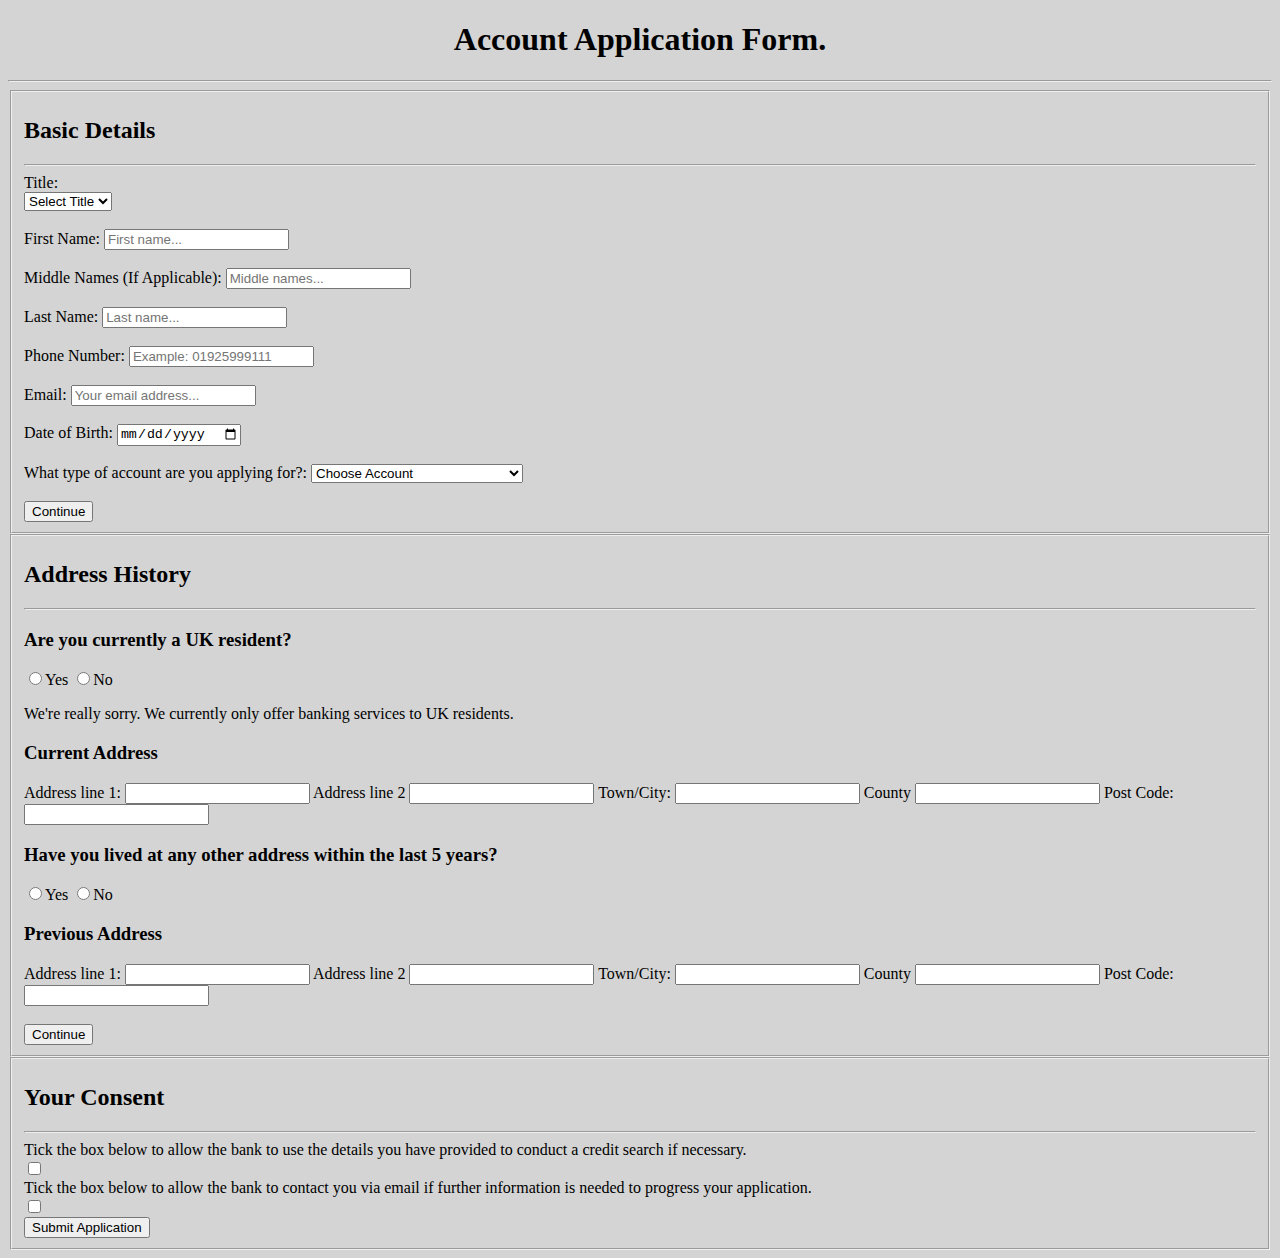
<file: from.html>
<!DOCTYPE html>
<html lang="en">

<head>
    <meta charset="UTF-8">
    <meta name="viewport" content="width=device-width, initial-scale=1.0">
    <meta http-equiv="X-UA-Compatible" content="ie=edge">
    <title>Digital Form</title>
</head>

<body style="background-color: rgba(134, 134, 134, 0.356);">
    <div class="container">
        <h1 style="text-align: center;">Account Application Form.</h1>
        <hr>
        <form>
            <fieldset>
                <h2>Basic Details</h2>
                <hr>
                <label>
                        Title:
                        <br>
                        <select>
                            <option value="select" disabled selected>Select Title</option>

                            <option value="Mr">Mr</option>
                            <option value="Mrs">Mrs</option>
                            <option value="Miss">Miss</option>
                            <option value="Ms">Ms</option>
                            <option value="Dr">Dr</option>
                            <option value="Prof">Prof</option>
                        </select>
                        <br><br>
                    </label>
                <label for="firstname"> First Name:

                        <input name="firstname" id="firstname" type="text" placeholder="First name...">
                    </label>
                <br><br>
                <label for="middlename">
                        Middle Names (If Applicable):
                        <input name="middlename" id="middlename" type="text" placeholder="Middle names...">
                    </label>
                <br><br>
                <label for="lastname">
                        Last Name:
                        <input name="lastname" id="lastname" type="text" placeholder="Last name...">
                    </label>
                <br><br>

                <label for="phone-number">
                        Phone Number:
                        <input type="tel" id="phone" name="phone" pattern='^\+?\d{10,12}'
                            placeholder="Example: 01925999111">
                    </label>
                <br><br>

                <label for="email-address">
                        Email:
                        <input id="email-address" type="email" placeholder="Your email address...">
                    </label>
                <br><br>

                <label for="DOB">
                        Date of Birth:
                        <input type="date" name="DOB" id="DOB">
                    </label>
                <br><br>

                <label for="accounttype">
                        What type of account are you applying for?:

                        <select id="account-select">
                            <option value="select" disabled selected>Choose Account</option>
                            <option value="basic-current">Basic Current Account</option>
                            <option value="premium-current">Premium Current Account</option>
                            <option value="instant-saver">Instant Access Savings Account</option>
                            <option value="lifetime-isa">Lifetime ISA</option>
                            <option value="help-to-buy">Help to Buy ISA</option>
                        </select>
                    </label>
                <br><br>
                <button type="button">Continue</button>
            </fieldset>

            <fieldset>
                <h2>Address History</h2>
                <hr>
                <h3>Are you currently a UK resident?</h3>
                <label for="yes" class="radio-label">
                        <input name="UK-res" value="yes" id="yes" type="radio">Yes</input>
                    </label>
                <label for="no">
                        <input name="UK-res" value="no" id="no" type="radio">No</input>
                    </label>
                <p>We're really sorry. We currently only offer banking services to UK residents.</p>
                <div>
                    <h3>Current Address</h3>
                    <label for="line1">
                            Address line 1:
                            <input type="text">
                        </label>
                    <label for="line2">
                            Address line 2
                            <input type="text">
                        </label>
                    <label for="town-city">
                            Town/City:
                            <input type="text">
                        </label>
                    <label for="county">
                            County
                            <input type="text">
                        </label>
                    <label for="postcode">
                            Post Code:
                            <input type="text" maxlength="8">
                        </label>
                    <h3>Have you lived at any other address within the last 5 years?</h3>
                    <label for="yes-prev">
                            <input name="UK-res" value="yes" id="yes-prev" type="radio">Yes</input>
                        </label>
                    <label for="no-prev">
                            <input name="UK-res" value="no" id="no-prev" type="radio">No</input>
                        </label>
                </div>
                <div>
                    <h3>Previous Address</h3>
                    <label for="line1">
                            Address line 1:
                            <input type="text">
                        </label>
                    <label for="line2">
                            Address line 2
                            <input type="text">
                        </label>
                    <label for="town-city">
                            Town/City:
                            <input type="text">
                        </label>
                    <label for="county">
                            County
                            <input type="text">
                        </label>
                    <label for="postcode">
                            Post Code:
                            <input type="text" maxlength="8">
                        </label>
                    <br><br>
                </div>
                <button type="button">Continue</button>
            </fieldset>

            <fieldset>
                <h2>Your Consent</h2>
                <hr>
                <label for="credit-search">
                        Tick the box below to allow the bank to use the details you have provided to conduct a credit
                        search if necessary.
                        <br>
                        <input type="checkbox" id="credit-click" name="credit-search"><br>
                    </label>
                <label for="info-request">
                        Tick the box below to allow the bank to contact you via email if further information is needed
                        to progress your application.
                        <br>
                        <input type="checkbox" name="info-request"><br>
                    </label>
                <input id="submit-app" type="submit" name="submit" value="Submit Application">
            </fieldset>
        </form>
    </div>

</body>

</html>
</file>
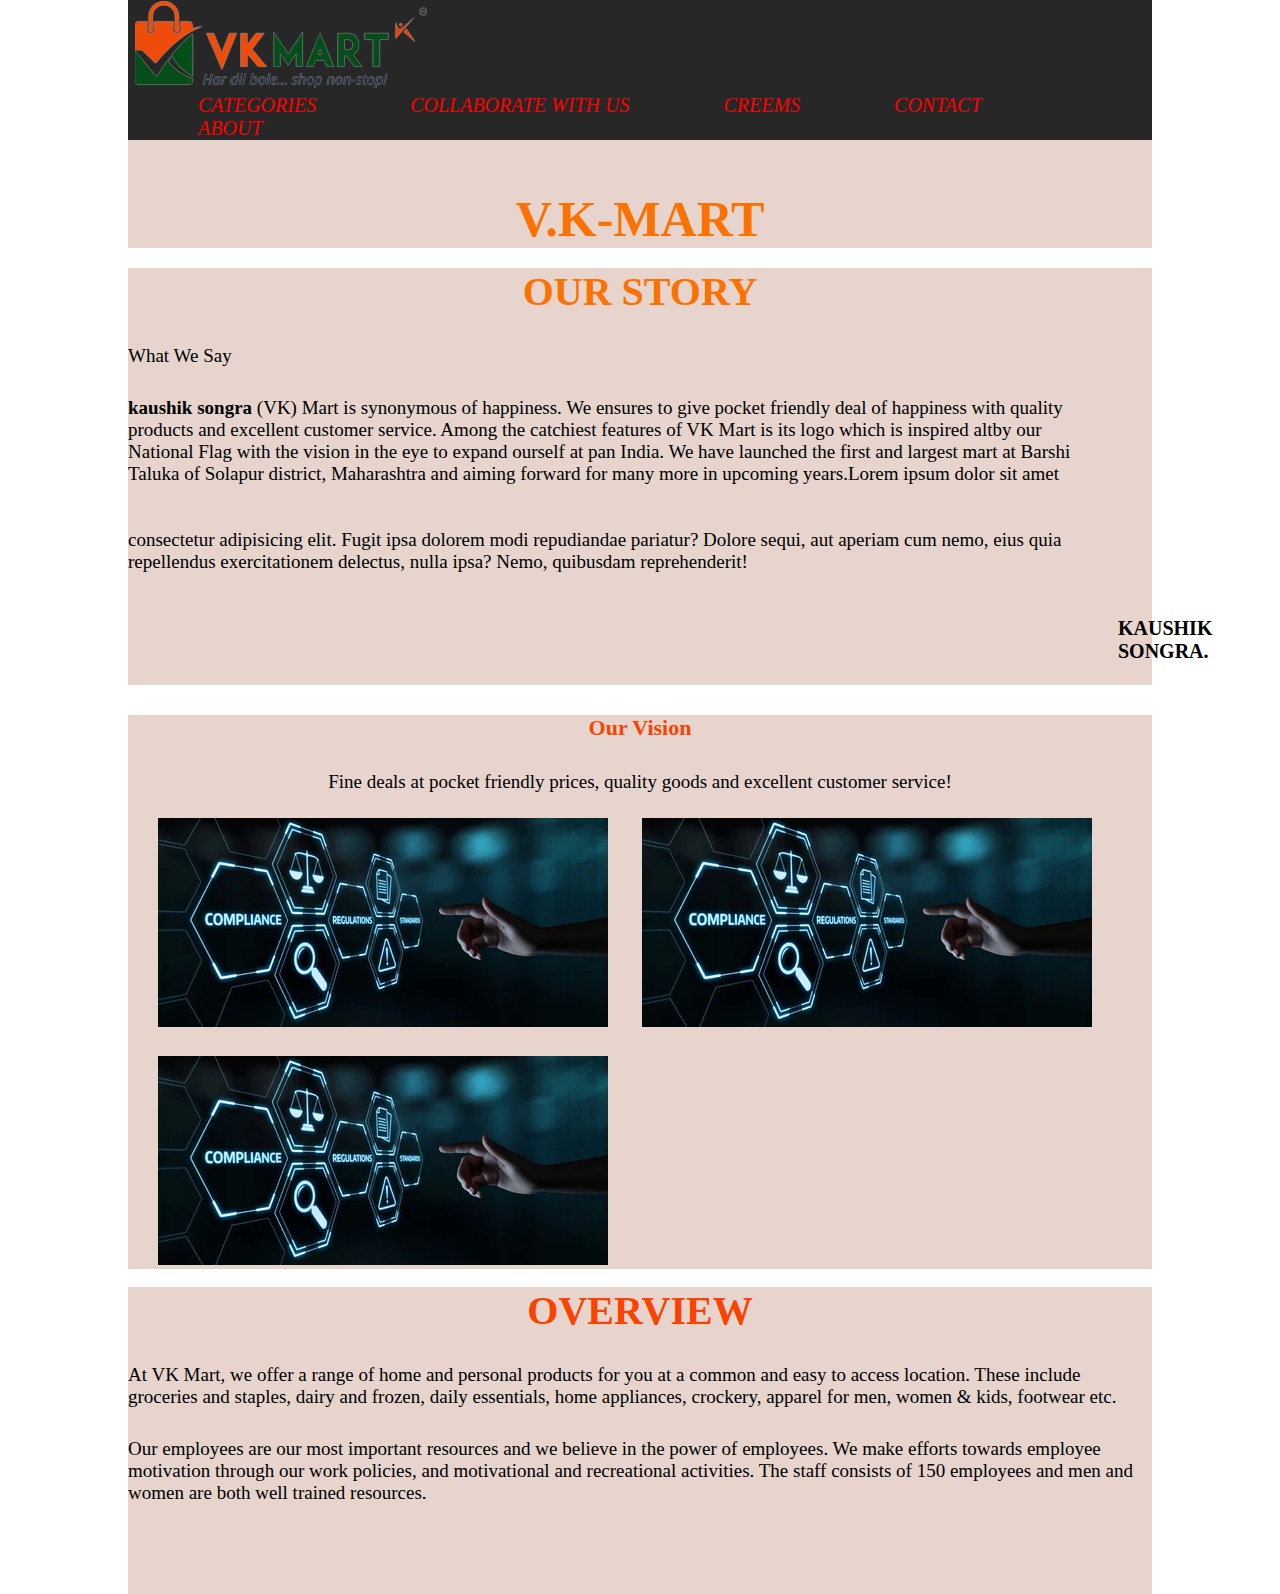
<file: v.k-mart/about.html>
<!DOCTYPE html>
<html lang="en">

<head>
    <meta charset="UTF-8">
    <meta http-equiv="X-UA-Compatible" content="IE=edge">
    <meta name="viewport" content="width=device-width, initial-scale=1.0">
    <title>about</title>
    <link rel="stylesheet" href="about.css">
    <link rel="stylesheet" href="https://cdnjs.cloudflare.com/ajax/libs/font-awesome/6.1.1/css/all.min.css" integrity="sha512-KfkfwYDsLkIlwQp6LFnl8zNdLGxu9YAA1QvwINks4PhcElQSvqcyVLLD9aMhXd13uQjoXtEKNosOWaZqXgel0g==" crossorigin="anonymous" referrerpolicy="no-referrer"
    />
</head>

<body>

    <header>


        <div class="container">
            <div class="row bg-coler alim-itm">
                <div class="col">
                    <div class="img">
                        <img src="./v.k-mart-logo-removebg-preview.png" alt="">

                    </div>
                </div>

                <div class="col">
                    <div class="heder-text">
                        <ul>
                            <li><a href="./v.k-mart-1.html">CATEGORIES</a></li>
                            <li>
                                <a href=" #coll">COLLABORATE WITH US</a>
                            </li>
                            <li><a href="./careers.html">CREEMS</a></li>
                            <li><a href="./contect.html">CONTACT</a></li>
                            <li><a href="#about">ABOUT</a></li>
                        </ul>
                    </div>

                </div>

            </div>

        </div>


    </header>

    <section>
        <div class="container" id="bg-color">
            <div class="row ">
                <div class="col-lg-12">
                    <div class="text1">
                        <h1>V.K-MART</h1>
                    </div>
                </div>
            </div>
        </div>
    </section>

    <section>
        <div class="container-1" id="about">
            <div class="heding">
                <h3>OUR STORY</h3>
                <p>What We Say</p>
                <p>
                    <b>kaushik songra</b> (VK) Mart is synonymous of happiness. We ensures to give pocket friendly deal of happiness with quality <br> products and excellent customer service. Among the catchiest features of VK Mart is its logo which is
                    inspired altby our <br> National Flag with the vision in the eye to expand ourself at pan India. We have launched the first and largest mart at Barshi <br> Taluka of Solapur district, Maharashtra and aiming forward for many more in
                    upcoming years.Lorem ipsum dolor sit amet <br><br><br> consectetur adipisicing elit. Fugit ipsa dolorem modi repudiandae pariatur? Dolore sequi, aut aperiam cum nemo, eius quia <br> repellendus exercitationem delectus, nulla ipsa?
                    Nemo, quibusdam reprehenderit! <br><br><br>
                    <h4>KAUSHIK SONGRA.</h4>
                    <div class="kk">
                        <img src="./IMG20211125084158.jpg" alt="">
                    </div>
                </p>
            </div>
        </div>
    </section>
    <section>
        <div class="container-1">
            <div class="row">
                <div class="col">
                    <div class="kk-2">
                        <h5>Our Vision</h5>
                        <p>Fine deals at pocket friendly prices, quality goods and excellent customer service!</p>
                    </div>
                    <div class="kk-1">
                        <img src="./kkkkkkkkk-1.png" alt="">

                        <img src="./kkkkkkkkk-1.png" alt="">
                        <img src="./kkkkkkkkk-1.png" alt="">
                    </div>
                </div>
            </div>
        </div>
    </section>
    <br>
    <section>
        <div class="container-1">
            <div class="row">
                <div class="col">
                    <div class="kk-3">
                        <h6>OVERVIEW</h6>
                        <p>At VK Mart, we offer a range of home and personal products for you at a common and easy to access location. These include groceries and staples, dairy and frozen, daily essentials, home appliances, crockery, apparel for men, women
                            & kids, footwear etc.

                        </p>
                        <p>Our employees are our most important resources and we believe in the power of employees. We make efforts towards employee motivation through our work policies, and motivational and recreational activities. The staff consists of
                            150 employees and men and women are both well trained resources.</p>
                    </div>
                </div>
                <div class="btn-1">
                    <a href=""><i class="fa-brands fa-twitter-square"></i></a>

                    <a href=""><i class="fa-brands fa-whatsapp-square"></i></a>

                    <a href=""><i class="fa-brands fa-facebook-square"></i></a>
                </div>
            </div>
        </div>
    </section>
</body>

</html>
</file>
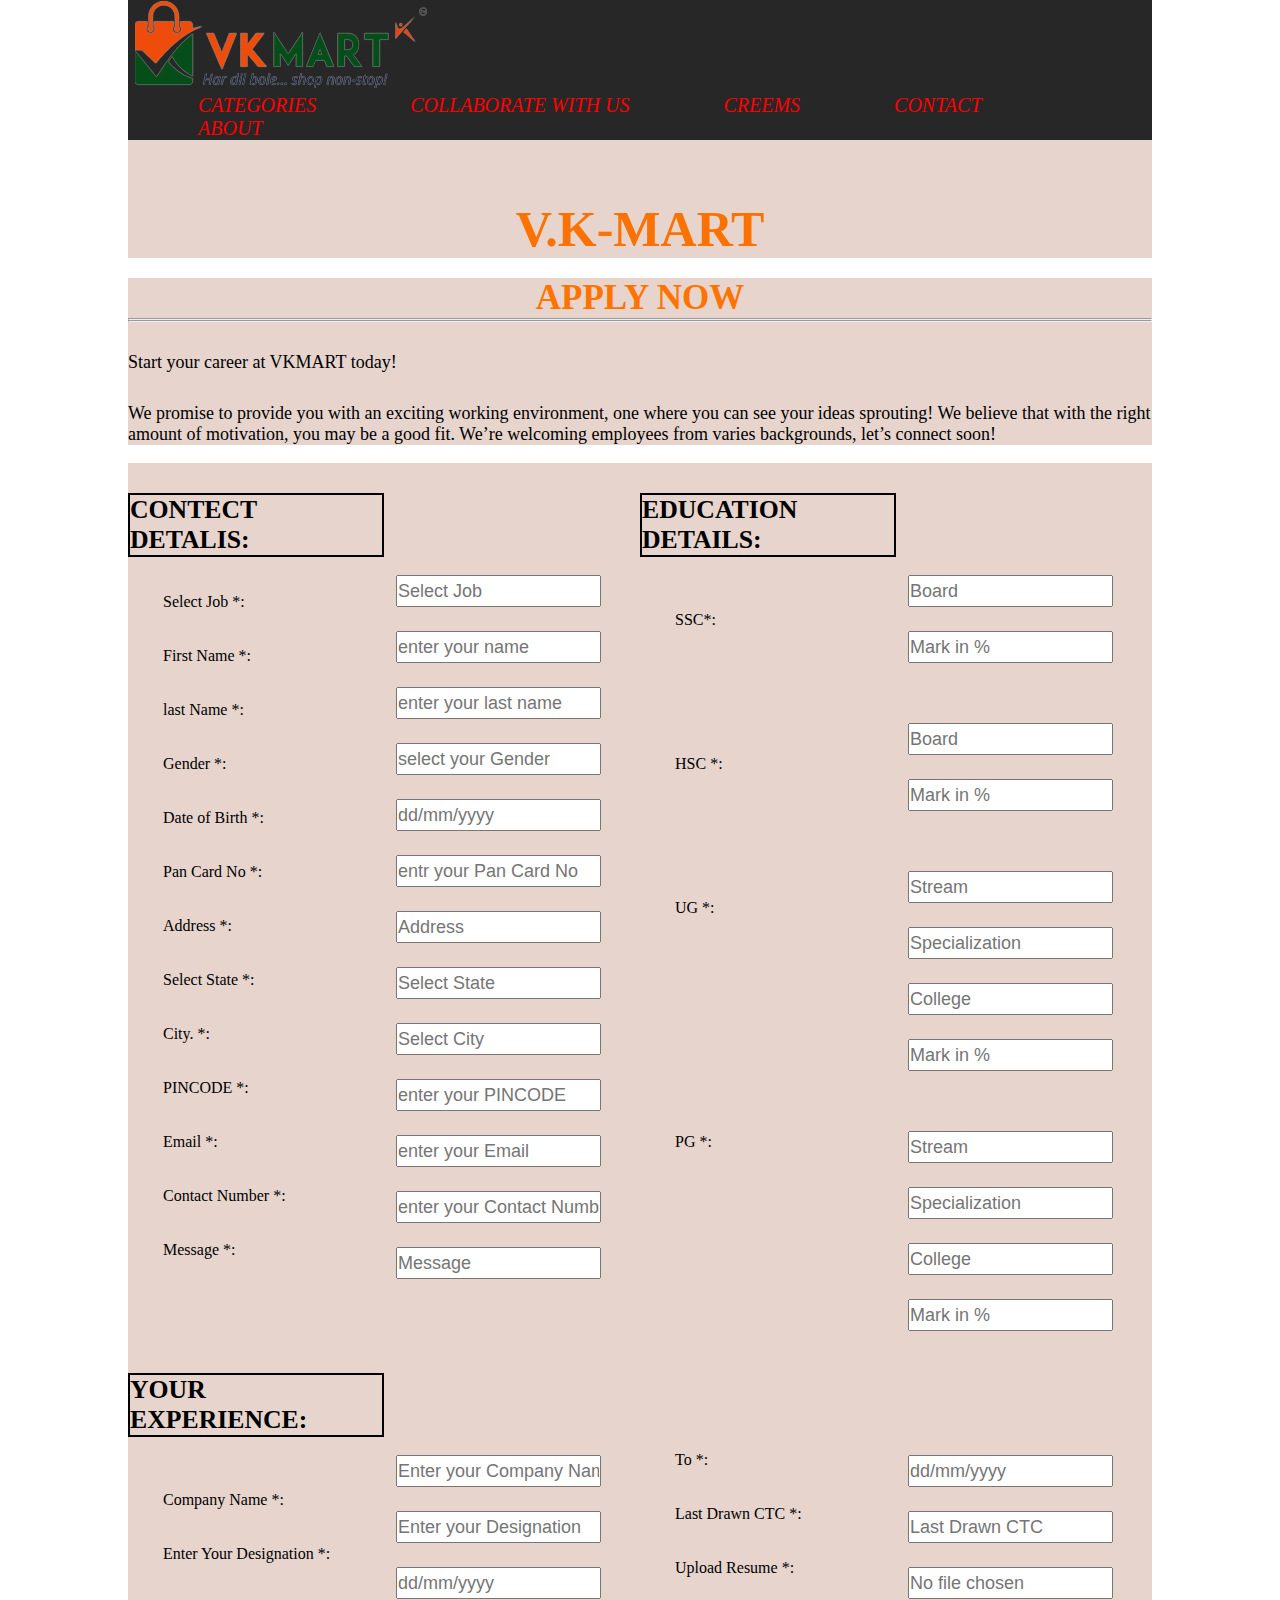
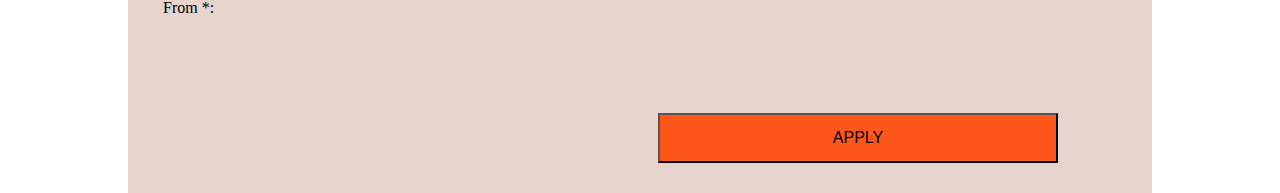
<file: v.k-mart/apply.html>
<!DOCTYPE html>
<html lang="en">

<head>
    <meta charset="UTF-8">
    <meta http-equiv="X-UA-Compatible" content="IE=edge">
    <meta name="viewport" content="width=device-width, initial-scale=1.0">
    <title>apply</title>
    <link rel="stylesheet" href="apply.css">
    <link rel="stylesheet" href="https://cdnjs.cloudflare.com/ajax/libs/font-awesome/6.1.1/css/all.min.css" integrity="sha512-KfkfwYDsLkIlwQp6LFnl8zNdLGxu9YAA1QvwINks4PhcElQSvqcyVLLD9aMhXd13uQjoXtEKNosOWaZqXgel0g==" crossorigin="anonymous" referrerpolicy="no-referrer"
    />
</head>

<body>
    <header>
        <div class="container">
            <div class="row bg-coler alim-itm">
                <div class="col">
                    <div class="img">
                        <img src="./v.k-mart-logo-removebg-preview.png" alt="">

                    </div>
                </div>

                <div class="col">
                    <div class="heder-text">
                        <ul>
                            <li><a href="./v.k-mart-1.html">CATEGORIES</a></li>
                            <li>
                                <a href=" #coll">COLLABORATE WITH US</a>
                            </li>
                            <li><a href="./careers.html">CREEMS</a></li>
                            <li><a href="./contect.html">CONTACT</a></li>
                            <li><a href="./about.html">ABOUT</a></li>
                        </ul>
                    </div>

                </div>

            </div>

        </div>


    </header>

    <section>
        <div class="container" id="bg-color">
            <div class="row ">
                <div class="col-lg-12">
                    <div class="text1">
                        <h1>V.K-MART</h1>
                    </div>
                </div>
            </div>
        </div>
    </section>
    <section>
        <div class="container-1" id="coll">
            <div class="heding">
                <h2>APPLY NOW</h2>
                <hr>
                <hr>
                <P>Start your career at VKMART today!</P>
                <P>We promise to provide you with an exciting working environment, one where you can see your ideas sprouting! We believe that with the right amount of motivation, you may be a good fit. We’re welcoming employees from varies backgrounds,
                    let’s connect soon!

                </P>
            </div>
        </div>

    </section>
    <br>
    <section>
        <div class="container-1" id="bg-color-1">

            <div class="row">
                <div class="col-2">
                    <div class="hedar-1">
                        <h3>CONTECT DETALIS:</h3>
                    </div>
                    <br><br>
                    <div class="input-r">
                        <label for="Select Job *:">Select Job *:</label>
                        <br><br><br>
                        <label for="First Name *:">First Name *:</label>
                        <br><br><br>
                        <label for="last Name *:">last Name *:</label>
                        <br><br><br>
                        <label for="Gender *:">Gender *:</label>
                        <br><br><br>
                        <label for="Date of Birth *:">Date of Birth *:</label>
                        <br><br><br>
                        <label for="Pan Card No *:">Pan Card No *:</label>
                        <br><br><br>
                        <label for="Address *:">Address *:</label>
                        <br><br><br>
                        <label for="Select State *:">Select State *:</label>
                        <br><br><br>
                        <label for="City. *:">City. *:</label>
                        <br><br><br>
                        <label for="PINCODE *:">PINCODE *:</label>
                        <br><br><br>
                        <label for="Email *:">Email *:</label>
                        <br><br><br>
                        <label for="Contact Number *:">Contact Number *:</label>
                        <br><br><br>
                        <label for="Message *:">Message *:</label>
                    </div>
                </div>
                <div class="col-2">
                    <div class="input-r-1">
                        <input type="text" id="Select Job" name="Select Job" placeholder="Select Job">
                        <br>
                        <input type="text" id="f name" name="f name" placeholder="enter your name">
                        <br>
                        <input type="text" id="l name" name="l name" placeholder="enter your last name">
                        <br>
                        <input type="text" id="select Gender " name="select Gender" placeholder="select your Gender">
                        <br>
                        <input type="text" id="dd/mm/yyyy" name="dd/mm/yyyy" placeholder="dd/mm/yyyy" data-="dd/mm/yyyy">
                        <br>
                        <input type="text" id="Pan Card No" name="Pan Card No" placeholder="entr your Pan Card No">
                        <br>
                        <input type="text" id="Address" name="Address" placeholder="Address">
                        <br>
                        <input type="text" id="Select State" name="Select State" placeholder="Select State">
                        <br>
                        <input type="text" id="Select City" name="Select City" placeholder="Select City">
                        <br>
                        <input type="text" id="PINCODE " name="PINCODE " placeholder="enter your PINCODE ">
                        <br>
                        <input type="text" id="Email" name="Email" placeholder="enter your Email">
                        <br>
                        <input type="text" id="Contact Number " name="Contact Number " placeholder="enter your Contact Number ">
                        <br>
                        <input type="text" id="Message" name="Message" placeholder="Message">

                    </div>
                </div>
                <div class="col-2">
                    <div class="hedar-1">
                        <h3> EDUCATION DETAILS:</h3>
                    </div>
                    <br><br><br>
                    <div class="input-l">
                        <label for="SSC*:">SSC*:</label>
                        <br> <br> <br> <br><br><br><br><br>
                        <label for="HSC *:">HSC *:</label>
                        <br> <br> <br> <br> <br><br><br><br>
                        <label for="UG *:">UG *:</label>
                        <br> <br> <br> <br> <br><br>
                        <br> <br> <br> <br> <br><br><br>
                        <label for="PG *:">PG *:</label>
                    </div>
                </div>
                <div class="col-2">
                    <div class="input-r-2">
                        <input type="text" id="Board" name="Board" placeholder="Board">
                        <input type="text" id="Mark in %" name="Mark in %" placeholder="Mark in %">

                        <br><br><br>
                        <input type="text" id="Board" name="Board" placeholder="Board">
                        <input type="text" id="Mark in %" name="Mark in %" placeholder="Mark in %">
                        <br><br><br>
                        <input type="text" id="Stream" name="Stream" placeholder="Stream">
                        <input type="text" id="Specialization" name="Specialization" placeholder="Specialization">
                        <input type="text" id="College" name="College" placeholder="College">
                        <input type="text" id="Mark in %" name="Mark in %" placeholder="Mark in %">
                        <br><br><br>
                        <input type="text" id="Stream" name="Stream" placeholder="Stream">
                        <input type="text" id="Specialization" name="Specialization" placeholder="Specialization">
                        <input type="text" id="College" name="College" placeholder="College">
                        <input type="text" id="Mark in %" name="Mark in %" placeholder="Mark in %">
                    </div>
                </div>
                <div class="col-2">
                    <div class="hedar-1">
                        <h3>YOUR EXPERIENCE:</h3>
                    </div>
                    <br><br><br>
                    <div class="input-l">
                        <label for="Company Name *:">Company Name *:</label>
                        <br><br><br>

                        <label for="Enter Your Designation *:">Enter Your Designation *:</label>
                        <br><br><br>
                        <label for="From *:">From *:</label>
                        <br><br><br>

                    </div>
                </div>
                <div class="col-2">
                    <div class="input-r-2">
                        <input type="text" id="Enter your Company Name" name="Enter your Company Name" placeholder="Enter your Company Name">
                        <input type="text" id="Enter your Designation " name="Enter your Designation" placeholder="Enter your Designation">
                        <input type="text" id="dd/mm/yyyy" name="dd/mm/yyyy" placeholder="dd/mm/yyyy">

                    </div>
                </div>
                <div class="col-2">

                    <div class="input-l">
                        <br><br><br><br><br><br>
                        <label for="To *:">To *:</label>
                        <br><br><br>
                        <label for="Last Drawn CTC *:">Last Drawn CTC *:</label>
                        <br><br><br>
                        <label for="Upload Resume *:">Upload Resume *:</label>
                    </div>
                </div>
                <div class="col-2">
                    <div class="input-r-2">
                        <input type="text" id="dd/mm/yyyy" name="dd/mm/yyyy" placeholder="dd/mm/yyyy">
                        <input type="text" id="Last Drawn CTC" name="Last Drawn CTC" placeholder="Last Drawn CTC">
                        <input type="text" id="No file chosen" name="No file chosen" placeholder="No file chosen">

                    </div>
                </div>
                <div class="col-2">
                    <div class="btn">
                        <button>APPLY</button>
                    </div>

                </div>
            </div>
            <div class="btn-1">
                <a href=""><i class="fa-brands fa-twitter-square"></i></a>

                <a href=""><i class="fa-brands fa-whatsapp-square"></i></a>

                <a href=""><i class="fa-brands fa-facebook-square"></i></a>
            </div>
        </div>

    </section>

</body>

</html>
</file>
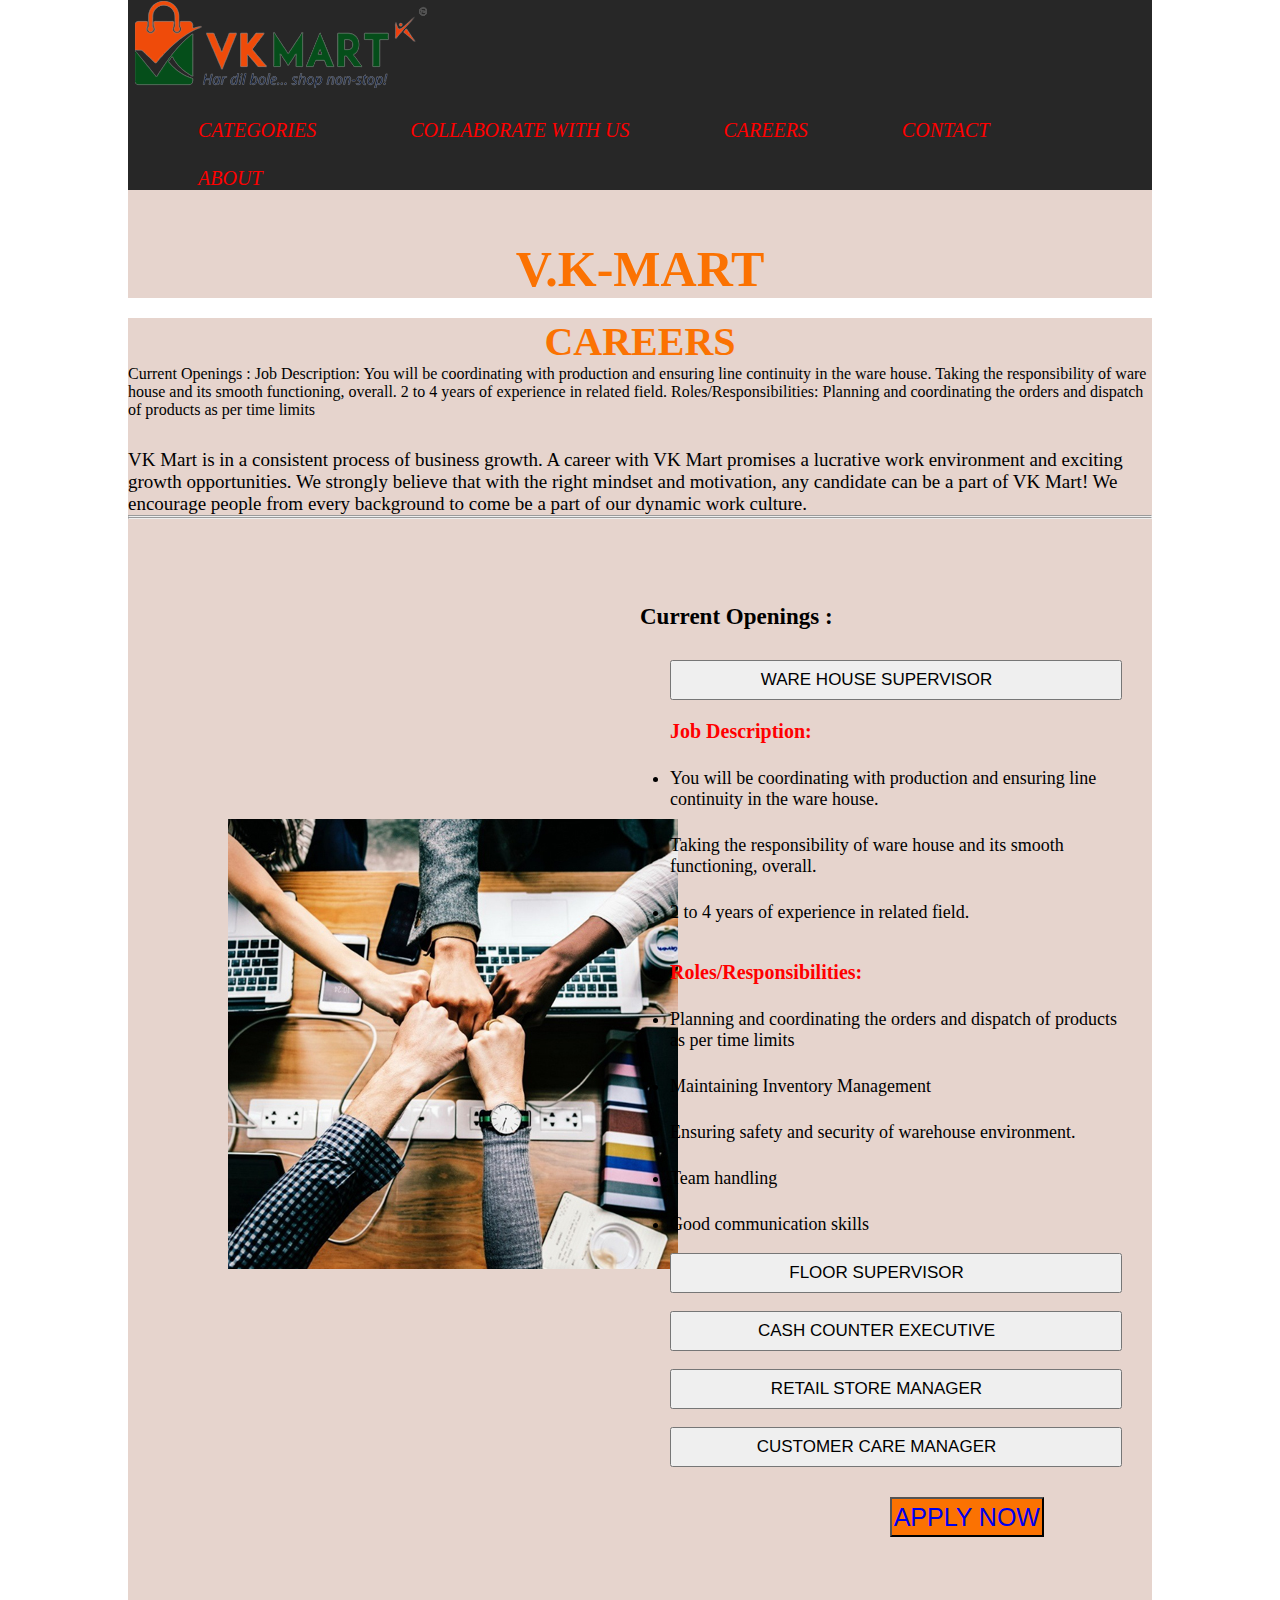
<file: v.k-mart/careers.html>
<!DOCTYPE html>
<html lang="en">

<head>
    <meta charset="UTF-8">
    <meta http-equiv="X-UA-Compatible" content="IE=edge">
    <meta name="viewport" content="width=device-width, initial-scale=1.0">
    <title>CAREERS</title>
    <link rel="stylesheet" href="cerres.css">
    <link rel="shortcut icon" href="./v.k-mart.png" type="image/x-icon">
    <link rel="stylesheet" href="https://cdnjs.cloudflare.com/ajax/libs/font-awesome/6.1.1/css/all.min.css" integrity="sha512-KfkfwYDsLkIlwQp6LFnl8zNdLGxu9YAA1QvwINks4PhcElQSvqcyVLLD9aMhXd13uQjoXtEKNosOWaZqXgel0g==" crossorigin="anonymous" referrerpolicy="no-referrer"
    />
</head>

<body>
    <header>
        <div class="container">
            <div class="row bg-coler alim-itm">
                <div class="col">
                    <div class="img">
                        <img src="./v.k-mart-logo-removebg-preview.png" alt="">

                    </div>
                </div>

                <div class="col">
                    <div class="heder-text">
                        <ul>
                            <li><a href="./v.k-mart-1.html">CATEGORIES</a></li>
                            <li>
                                <a href="./v.k-1-input.html">COLLABORATE WITH US</a>
                            </li>
                            <li><a href="#careers">CAREERS</a></li>
                            <li><a href="./contect.html">CONTACT</a></li>
                            <li><a href="./about.html">ABOUT</a></li>
                        </ul>
                    </div>

                </div>

            </div>

        </div>


    </header>
    <section>
        <div class="container" id="bg-color">
            <div class="row ">
                <div class="col-lg-12 ">
                    <div class="text1 ">
                        <h1>V.K-MART</h1>
                    </div>
                </div>
            </div>
        </div>
    </section>
    <section id="careers">
        <div class="container-1 ">
            <div class="heding ">
                <h3 id="car ">CAREERS</h3>


                Current Openings : Job Description: You will be coordinating with production and ensuring line continuity in the ware house. Taking the responsibility of ware house and its smooth functioning, overall. 2 to 4 years of experience in related field. Roles/Responsibilities:
                Planning and coordinating the orders and dispatch of products as per time limits
            </div>
            <p>
                VK Mart is in a consistent process of business growth. A career with VK Mart promises a lucrative work environment and exciting growth opportunities. We strongly believe that with the right mindset and motivation, any candidate can be a part of VK Mart!
                We encourage people from every background to come be a part of our dynamic work culture.
            </p>
            <hr>
            <hr>
            <div class="row ">
                <div class="col-lg-50 ">
                    <div class="center ">
                        <img src="./career-1.png " alt=" ">
                    </div>
                </div>



                <div class="col-lg-50 ">
                    <div class="center "></div>
                    <h4>Current Openings :</h4>
                    <div class="button">
                        <button>WARE HOUSE SUPERVISOR <a href=""><i class="fa-solid fa-angles-down"></i></a> </button>
                        <h5>Job Description:</h5>
                        <ul>
                            <li>You will be coordinating with production and ensuring line continuity in the ware house.</li>
                            <li>Taking the responsibility of ware house and its smooth functioning, overall.</li>
                            <li>2 to 4 years of experience in related field.</li>
                        </ul>
                        <br>
                        <h5>Roles/Responsibilities:</h5>
                        <ul>
                            <li>Planning and coordinating the orders and dispatch of products as per time limits</li>
                            <li>Maintaining Inventory Management</li>
                            <li>Ensuring safety and security of warehouse environment.</li>
                            <li>Team handling</li>
                            <li>Good communication skills</li>
                        </ul>

                        <br>
                        <button> FLOOR SUPERVISOR<a href=""><i class="fa-solid fa-angles-down"></i></a> </button>
                        <br><br>
                        <button>CASH COUNTER EXECUTIVE <a href=""><i class="fa-solid fa-angles-down"></i></a> </button>

                        <br><br>
                        <button> RETAIL STORE MANAGER<a href=""><i class="fa-solid fa-angles-down"></i></a> </button>
                        <br><br>
                        <button> CUSTOMER CARE MANAGER<a href=""><i class="fa-solid fa-angles-down"></i></a> </button>
                    </div>
                    <div class="button-1">
                        <button style="background-color: rgb(251, 114, 2); font-size: 25px;"><a href="./apply.html"> APPLY NOW</a></button>
                    </div>
                </div>
                <div class="btn-1">
                    <a href=""><i class="fa-brands fa-twitter-square"></i></a>

                    <a href=""><i class="fa-brands fa-whatsapp-square"></i></a>

                    <a href=""><i class="fa-brands fa-facebook-square"></i></a>
                </div>
            </div>
        </div>


    </section>
</body>

</html>
</file>
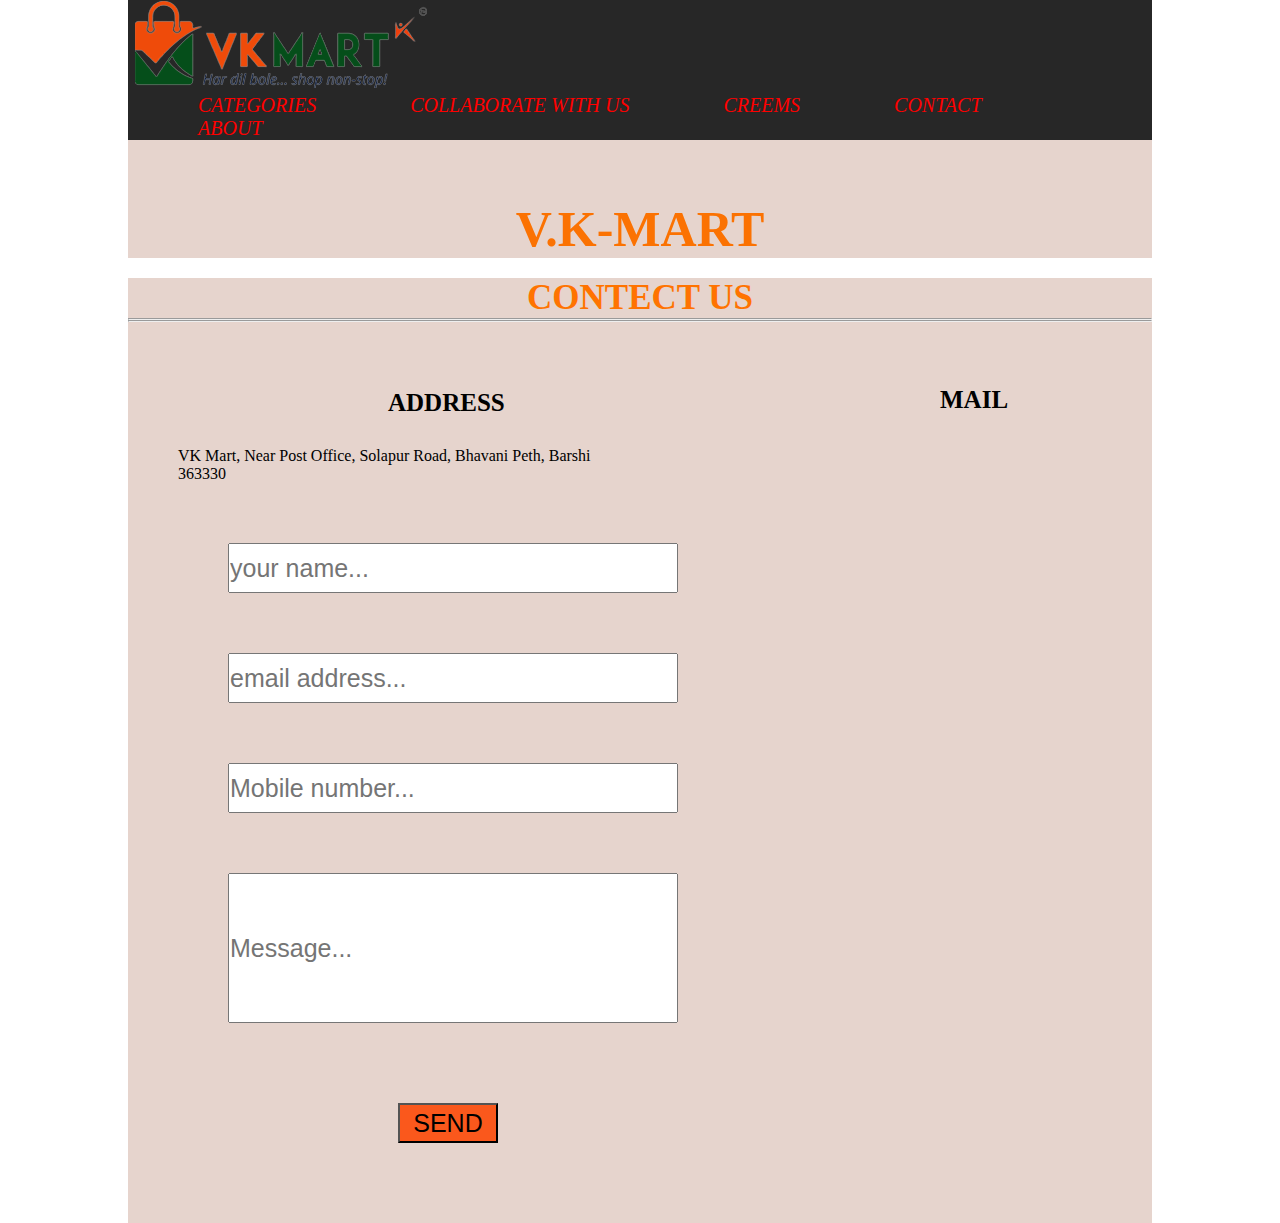
<file: v.k-mart/contect.html>
<!DOCTYPE html>
<html lang="en">

<head>
    <meta charset="UTF-8">
    <meta http-equiv="X-UA-Compatible" content="IE=edge">
    <meta name="viewport" content="width=device-width, initial-scale=1.0">
    <title>contect</title>
    <link rel="stylesheet" href="contect.css">
    <link rel="stylesheet" href="https://cdnjs.cloudflare.com/ajax/libs/font-awesome/6.1.1/css/all.min.css" integrity="sha512-KfkfwYDsLkIlwQp6LFnl8zNdLGxu9YAA1QvwINks4PhcElQSvqcyVLLD9aMhXd13uQjoXtEKNosOWaZqXgel0g==" crossorigin="anonymous" referrerpolicy="no-referrer"
    />
</head>

<body>
    <header>
        <div class="container">
            <div class="row bg-coler alim-itm">
                <div class="col">
                    <div class="img">
                        <img src="./v.k-mart-logo-removebg-preview.png" alt="">

                    </div>
                </div>

                <div class="col">
                    <div class="heder-text">
                        <ul>
                            <li><a href="./v.k-mart-1.html">CATEGORIES</a></li>
                            <li>
                                <a href="./v.k-1-input.html">COLLABORATE WITH US</a>
                            </li>
                            <li><a href="./careers.html">CREEMS</a></li>
                            <li><a href="#contect">CONTACT</a></li>
                            <li><a href="./about.html">ABOUT</a></li>
                        </ul>
                    </div>

                </div>

            </div>

        </div>


    </header>
    <section>
        <div class="container" id="bg-color">
            <div class="row ">
                <div class="col-lg-12">
                    <div class="text1">
                        <h1>V.K-MART</h1>
                    </div>
                </div>
            </div>
        </div>
    </section>
    <section>
        <div class="container-1" id="contect">
            <div class="heding">
                <h2>CONTECT US</h2>
                <hr>
                <hr>
            </div>
        </div>
    </section>
    <section>
        <div class="container-1" id="bg-color-1">

            <div class="row">
                <div class="col-2">
                    <div class="location">
                        <a href=""><i class="fa-solid fa-location-dot"></i></a>
                        <h4>ADDRESS</h4>
                        <p>VK Mart, Near Post Office, Solapur Road, Bhavani Peth, Barshi 363330</p>

                        <input type="text" id="Your name..." name="your name..." placeholder="your name...">
                        <br>
                        <input type="text" id="Emai50, 88, 28)l address..." name="email address..." placeholder="email address...">
                        <br>
                        <input type="text" id="Mobile number..." name="Mobile number..." placeholder="Mobile number...">
                        <br>
                        <div class="input">
                            <input type="text" id="Message..." name="Message..." placeholder="Message...">
                        </div>
                        <div class="btn">
                            <button>SEND</button>
                        </div>
                    </div>
                </div>
                <div class="col-2">
                    <div class="location">
                        <a href=""><i class="fa-solid fa-envelope"></i></a>

                        <h5>MAIL</h5>

                    </div>
                </div>
                <div class="btn-1">
                    <a href=""><i class="fa-brands fa-twitter-square"></i></a>

                    <a href=""><i class="fa-brands fa-whatsapp-square"></i></a>

                    <a href=""><i class="fa-brands fa-facebook-square"></i></a>
                </div>
            </div>
        </div>
    </section>
</body>

</html>
</file>
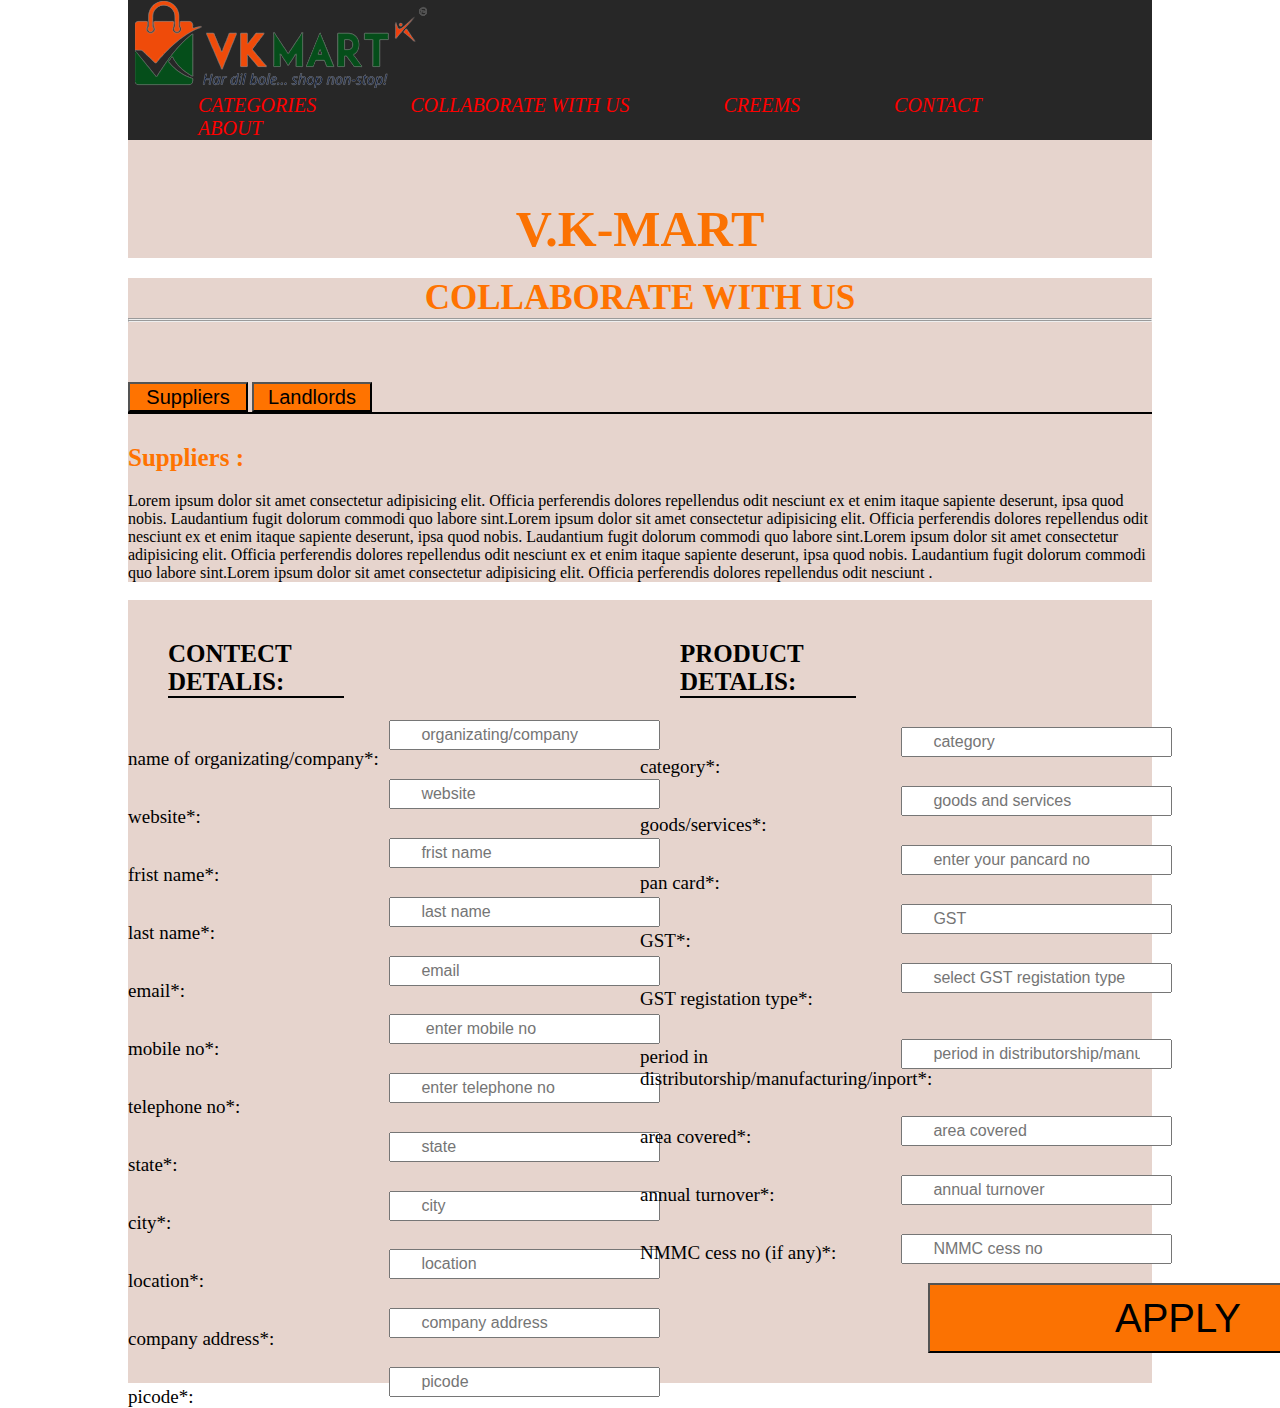
<file: v.k-mart/v.k-1-input.html>
<!DOCTYPE html>
<html lang="en">

<head>
    <meta charset="UTF-8">
    <meta http-equiv="X-UA-Compatible" content="IE=edge">
    <meta name="viewport" content="width=device-width, initial-scale=1.0">
    <title>COLLABORATE</title>
    <link rel="stylesheet" href="input.css">
    <link rel="shortcut icon" href="./v.k-mart.png" type="image/x-icon">
    <link rel="stylesheet" href="https://cdnjs.cloudflare.com/ajax/libs/font-awesome/6.1.1/css/all.min.css" integrity="sha512-KfkfwYDsLkIlwQp6LFnl8zNdLGxu9YAA1QvwINks4PhcElQSvqcyVLLD9aMhXd13uQjoXtEKNosOWaZqXgel0g==" crossorigin="anonymous" referrerpolicy="no-referrer"
    />
</head>

<body>
    <header>
        <div class="container">
            <div class="row bg-coler alim-itm">
                <div class="col">
                    <div class="img">
                        <img src="./v.k-mart-logo-removebg-preview.png" alt="">

                    </div>
                </div>

                <div class="col">
                    <div class="heder-text">
                        <ul>
                            <li><a href="./v.k-mart-1.html">CATEGORIES</a></li>
                            <li>
                                <a href=" #coll">COLLABORATE WITH US</a>
                            </li>
                            <li><a href="./careers.html">CREEMS</a></li>
                            <li><a href="./contect.html">CONTACT</a></li>
                            <li><a href="./about.html">ABOUT</a></li>
                        </ul>
                    </div>

                </div>

            </div>

        </div>


    </header>

    <section>
        <div class="container" id="bg-color">
            <div class="row ">
                <div class="col-lg-12">
                    <div class="text1">
                        <h1>V.K-MART</h1>
                    </div>
                </div>
            </div>
        </div>
    </section>
    <section>
        <div class="container-1" id="coll">
            <div class="heding">
                <h2>COLLABORATE WITH US</h2>
                <hr>
                <hr>
                <div class="btn">
                    <button>Suppliers</button>
                    <button>Landlords</button>
                </div>
                <h4>Suppliers :</h4>
                <p> Lorem ipsum dolor sit amet consectetur adipisicing elit. Officia perferendis dolores repellendus odit nesciunt ex et enim itaque sapiente deserunt, ipsa quod nobis. Laudantium fugit dolorum commodi quo labore sint.Lorem ipsum dolor sit
                    amet consectetur adipisicing elit. Officia perferendis dolores repellendus odit nesciunt ex et enim itaque sapiente deserunt, ipsa quod nobis. Laudantium fugit dolorum commodi quo labore sint.Lorem ipsum dolor sit amet consectetur
                    adipisicing elit. Officia perferendis dolores repellendus odit nesciunt ex et enim itaque sapiente deserunt, ipsa quod nobis. Laudantium fugit dolorum commodi quo labore sint.Lorem ipsum dolor sit amet consectetur adipisicing elit.
                    Officia perferendis dolores repellendus odit nesciunt . </p>

            </div>
        </div>

    </section>
    <br>

    <section>
        <div class="container-1" id="bg-color-1">

            <div class="row">
                <div class="col-2">
                    <div class="hedar-1">
                        <h3>CONTECT DETALIS:</h3>
                    </div>

                    <div class="input-r">

                        <label for="name of organizating/company*:">name of organizating/company*:</label>
                        <br><br><br>
                        <label for="website">website*:</label>
                        <br><br><br>
                        <label for="frist name">frist name*:</label>
                        <br><br><br>
                        <label for="last name">last name*:</label>
                        <br><br><br>
                        <label for="email">email*:</label>
                        <br><br><br>
                        <label for="mobile no">mobile no*:</label>
                        <br><br><br>
                        <label for="telephone no">telephone no*:</label>
                        <br><br><br>
                        <label for="state">state*:</label>
                        <br><br><br>
                        <label for="city">city*:</label>
                        <br><br><br>
                        <label for="location">location*:</label>
                        <br><br><br>
                        <label for="company address">company address*:</label>
                        <br><br><br>
                        <label for="picode">picode*:</label>

                    </div>
                </div>
                <div class="col-2">
                    <div class="input-r-1">
                        <input type="text" id="organizating/company" name="organizating/company" placeholder="organizating/company">
                        <br><br>
                        <input type="text" id="website" name="website" placeholder="website">
                        <br><br>
                        <input type="text" id="frist name" name="frist name" placeholder="frist name">
                        <br><br>
                        <input type="text" id="last name" name="last name" placeholder="last name">
                        <br><br>
                        <input type="text" id="email" name="email" placeholder="email">
                        <br><br>
                        <input type="text" id="mobile no" name="mobile no" placeholder=" enter mobile no">
                        <br><br>
                        <input type="text" id="telephone no" name="telephone no" placeholder="enter telephone no">
                        <br><br>
                        <input type="text" id="state" name="state" placeholder="state">
                        <br><br>
                        <input type="text" id="city" name="city" placeholder="city">
                        <br><br>
                        <input type="text" id="location" name="location" placeholder="location">
                        <br><br>
                        <input type="text" id="company address" name="company address" placeholder="company address">
                        <br><br>
                        <input type="text" id="picode" name="picode" placeholder="picode">


                    </div>
                </div>
                <div class="col-2">
                    <div class="hedar-1">
                        <h3>PRODUCT DETALIS:</h3>
                    </div>
                    <div class="input-l">
                        <label for="category">category*:</label>
                        <br><br><br>
                        <label for="goods/services">goods/services*:</label>
                        <br><br><br>
                        <label for="pan card">pan card*:</label>
                        <br><br><br>
                        <label for="GST">GST*:</label>
                        <br><br><br>
                        <label for="GST registation type">GST registation type*:</label>
                        <br><br><br>
                        <label for="period in distributorship/manufacturing/inport">period in distributorship/manufacturing/inport*:</label>
                        <br><br><br>
                        <label for="area covered">area covered*:</label>
                        <br><br><br>
                        <label for="annual turnover">annual turnover*:</label>
                        <br><br><br>
                        <label for="NMMC cess no (if any)">NMMC cess no (if any)*:</label>

                    </div>
                </div>
                <div class="col-2">
                    <div class="input-r-2">
                        <input type="text" id="category" name="category" placeholder="category">
                        <br><br>
                        <input type="text" id="goods/services" name="goods/services" placeholder="goods and services">
                        <br><br>
                        <input type="text" id="enter your pancard no" name="enter your pancard no" placeholder="enter your pancard no">
                        <br><br>
                        <input type="text" id="GST" name="GST" placeholder="GST">
                        <br><br>
                        <input type="text" id="select GST registation type" name="select GST registation type" placeholder="select GST registation type">
                        <br><br><br>
                        <input type="text" id="period in distributorship/manufacturing/inport" name="period in distributorship/manufacturing/inport" placeholder="period in distributorship/manufacturing/inport">
                        <br><br><br>
                        <input type="text" id="area covered" name="area covered" placeholder="area covered">
                        <br><br>
                        <input type="text" id="annual turnover" name="annual turnover" placeholder="annual turnover">
                        <br><br>
                        <input type="text" id="NMMC cess no" name="NMMC cess no" placeholder="NMMC cess no">

                    </div>
                </div>

            </div>
            <div class="btn-5">
                <button>APPLY</button>
            </div>

            <div class="btn-1">
                <a href=""><i class="fa-brands fa-twitter-square"></i></a>

                <a href=""><i class="fa-brands fa-whatsapp-square"></i></a>

                <a href=""><i class="fa-brands fa-facebook-square"></i></a>
            </div>
        </div>
    </section>
</body>

</html>
</file>
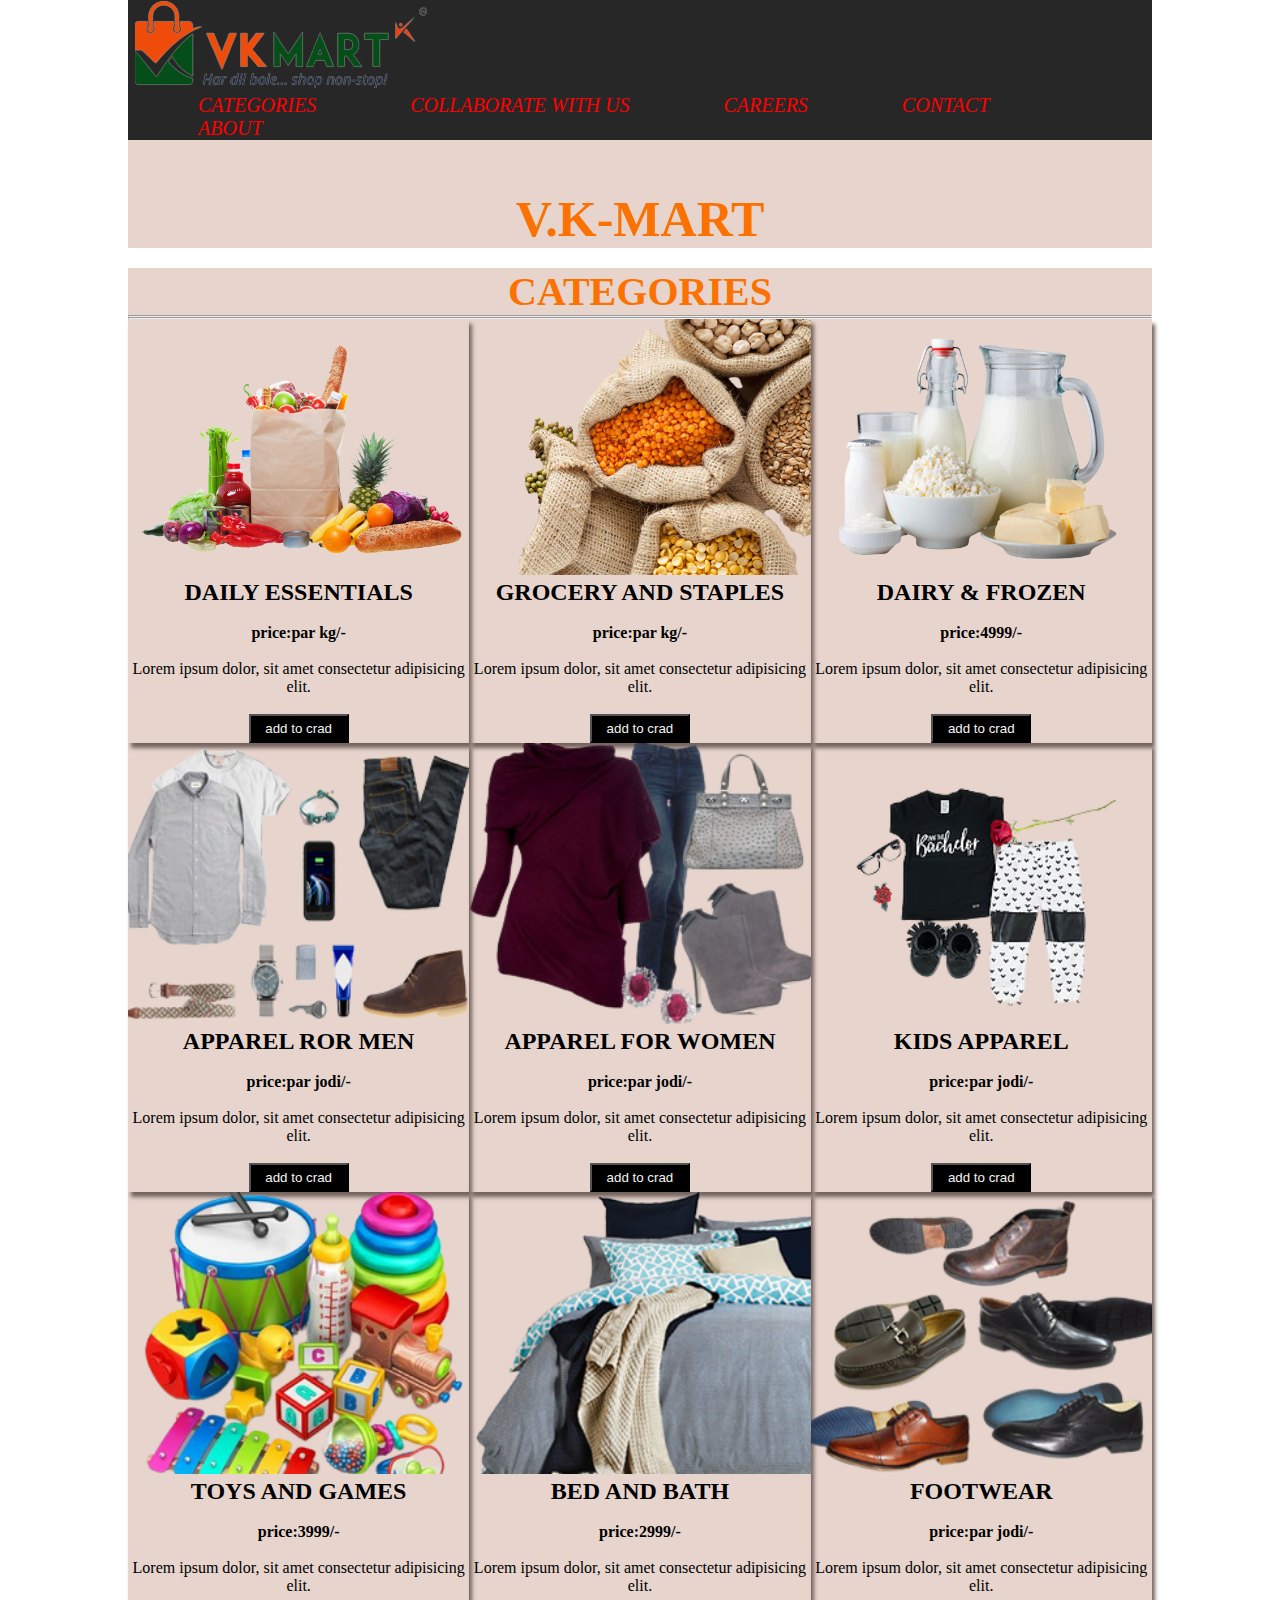
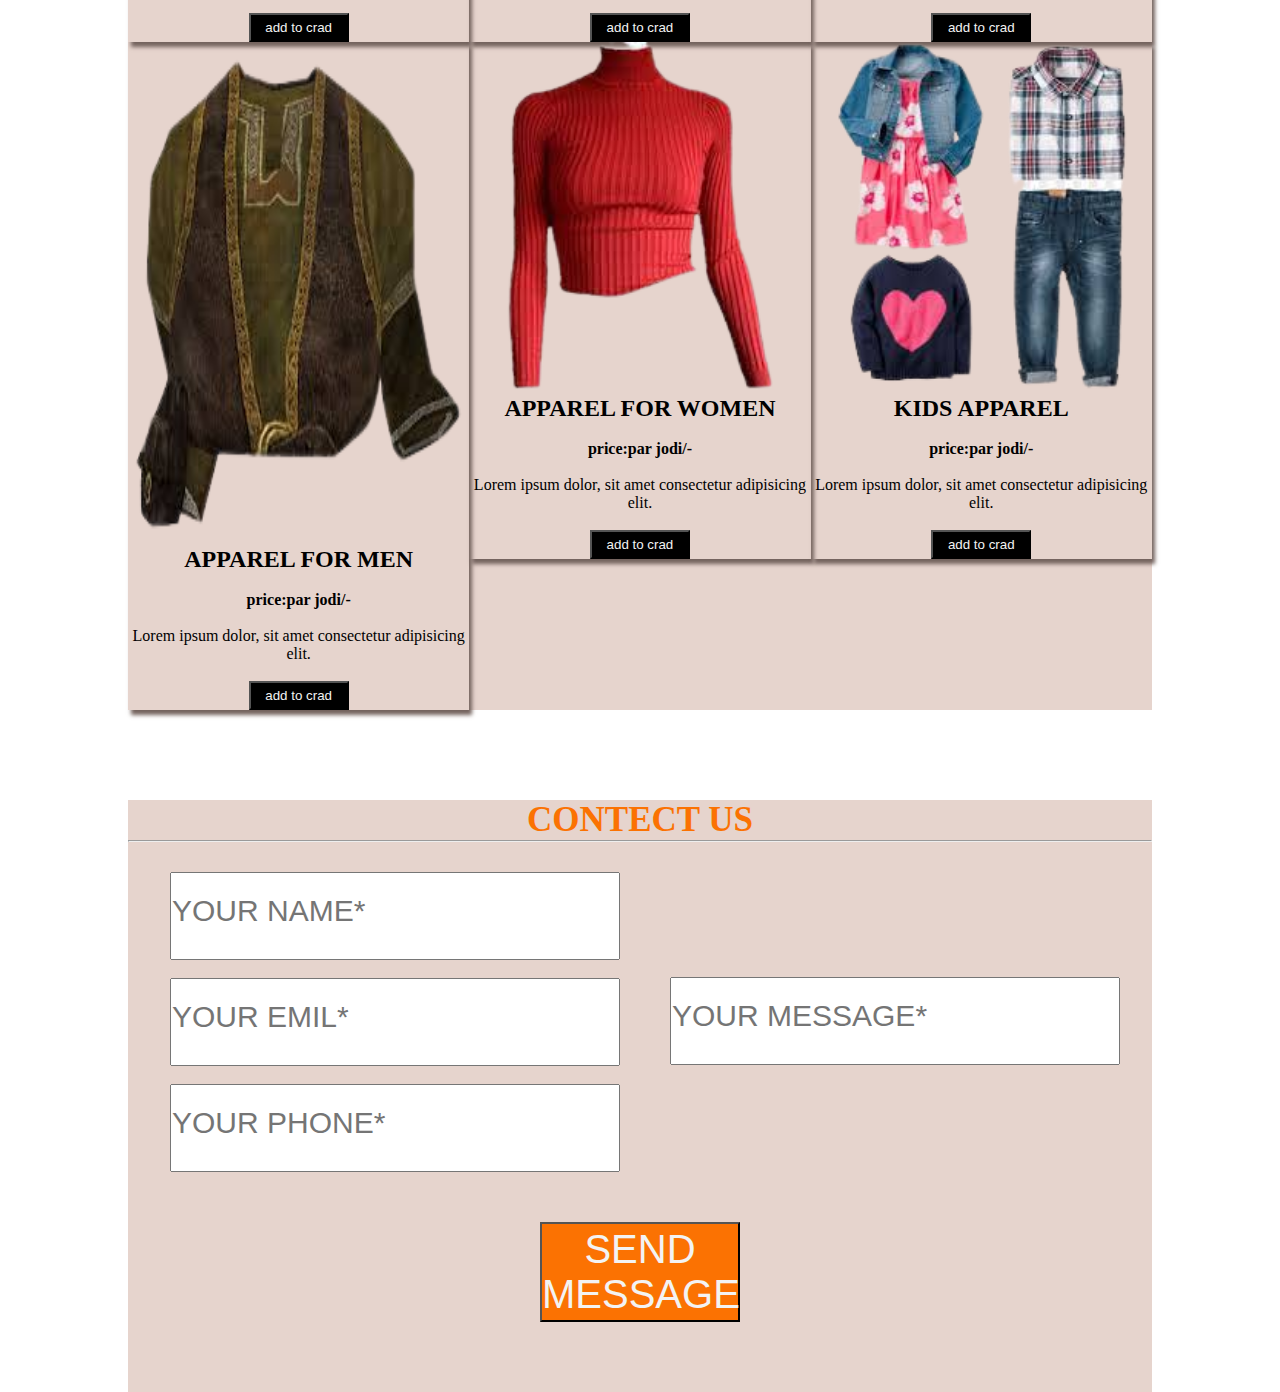
<file: v.k-mart/v.k-mart-1.html>
<!DOCTYPE html>
<html lang="en">

<head>
    <meta charset="UTF-8">
    <meta http-equiv="X-UA-Compatible" content="IE=edge">
    <meta name="viewport" content="width=device-width, initial-scale=1.0">
    <title>V.K-MART</title>
    <link rel="stylesheet" href="v.k-1.css">
    <link rel="shortcut icon" href="./v.k-mart.png" type="image/x-icon">
    <link rel="stylesheet" href="https://cdnjs.cloudflare.com/ajax/libs/font-awesome/6.1.1/css/all.min.css" integrity="sha512-KfkfwYDsLkIlwQp6LFnl8zNdLGxu9YAA1QvwINks4PhcElQSvqcyVLLD9aMhXd13uQjoXtEKNosOWaZqXgel0g==" crossorigin="anonymous" referrerpolicy="no-referrer"
    />

</head>

<body>
    <header>
        <div class="container">
            <div class="row bg-coler alim-itm">
                <div class="col">
                    <div class="img">
                        <img src="./v.k-mart-logo-removebg-preview.png" alt="">

                    </div>
                </div>

                <div class="col">
                    <div class="heder-text">
                        <ul>
                            <li><a href="#cat">CATEGORIES</a></li>
                            <li>
                                <a href="./v.k-1-input.html">COLLABORATE WITH US</a>
                            </li>
                            <li><a href="./careers.html">CAREERS</a></li>
                            <li><a href="./contect.html">CONTACT</a></li>
                            <li><a href="./about.html">ABOUT</a></li>
                        </ul>
                    </div>

                </div>

            </div>

        </div>


    </header>
    <section>
        <div class="container" id="bg-color">
            <div class="row ">
                <div class="col-lg-12">
                    <div class="text1">
                        <h1>V.K-MART</h1>
                    </div>
                </div>
            </div>
        </div>
    </section>
    <section id="cat">
        <div class="container-1">
            <div class="heding">
                <h3>CATEGORIES</h3>
                <hr>
                <hr>
            </div>
            <div class="row">
                <div class="col-lg-6">
                    <div class="text-1 card">

                        <img src="./v.k-1-removebg-preview.png" alt="">
                        <h2>DAILY ESSENTIALS</h2>
                        <br>
                        <h4>price:par kg/-</h4>
                        <br>
                        <p>Lorem ipsum dolor, sit amet consectetur adipisicing elit. </p>
                        <br>
                        <button>add to crad</button>

                    </div>
                </div>
                <div class="col-lg-6">
                    <div class="text-1 card">
                        <img src="./v.k-2-removebg-preview.png" alt="">
                        <h2>GROCERY AND STAPLES</h2>
                        <br>
                        <h4>price:par kg/-</h4>
                        <br>
                        <p>Lorem ipsum dolor, sit amet consectetur adipisicing elit. </p>
                        <br>
                        <button>add to crad</button>
                    </div>
                </div>
                <div class="col-lg-6">
                    <div class="text-1 card">
                        <img src="./v.k-3-removebg-preview.png" alt="">
                        <h2>DAIRY & FROZEN</h2>
                        <br>
                        <h4>price:4999/-</h4>
                        <br>
                        <p>Lorem ipsum dolor, sit amet consectetur adipisicing elit. </p>
                        <br>
                        <button>add to crad</button>
                    </div>
                </div>
            </div>
            <div class="row">
                <div class="col-lg-6">
                    <div class="text-1 card">

                        <img src="./v.k-8-removebg-preview.png" alt="">
                        <h2>APPAREL ROR MEN</h2>
                        <br>
                        <h4>price:par jodi/-</h4>
                        <br>
                        <p>Lorem ipsum dolor, sit amet consectetur adipisicing elit. </p>
                        <br>
                        <button>add to crad</button>

                    </div>
                </div>
                <div class="col-lg-6">
                    <div class="text-1 card">
                        <img src="./v.k-9-removebg-preview.png" alt="">
                        <h2>APPAREL FOR WOMEN</h2>
                        <br>
                        <h4>price:par jodi/-</h4>
                        <br>
                        <p>Lorem ipsum dolor, sit amet consectetur adipisicing elit. </p>
                        <br>
                        <button>add to crad</button>
                    </div>
                </div>
                <div class="col-lg-6">
                    <div class="text-1 card">
                        <img src="./v.k-10-removebg-preview.png" alt="">
                        <h2>KIDS APPAREL</h2>
                        <br>
                        <h4>price:par jodi/-</h4>
                        <br>
                        <p>Lorem ipsum dolor, sit amet consectetur adipisicing elit. </p>
                        <br>
                        <button>add to crad</button>
                    </div>
                </div>
            </div>
            <div class="row">
                <div class="col-lg-6">
                    <div class="text-1 card">

                        <img src="./v.k-11-removebg-preview.png" alt="">
                        <h2>TOYS AND GAMES</h2>
                        <br>
                        <h4>price:3999/-</h4>
                        <br>
                        <p>Lorem ipsum dolor, sit amet consectetur adipisicing elit. </p>
                        <br>
                        <button>add to crad</button>

                    </div>
                </div>
                <div class="col-lg-6">
                    <div class="text-1 card">
                        <img src="./v.k-12-removebg-preview.png" alt="">
                        <h2>BED AND BATH</h2>
                        <br>
                        <h4>price:2999/-</h4>
                        <br>
                        <p>Lorem ipsum dolor, sit amet consectetur adipisicing elit. </p>
                        <br>
                        <button>add to crad</button>
                    </div>
                </div>
                <div class="col-lg-6">
                    <div class="text-1 card">
                        <img src="./v.k-13-removebg-preview.png" alt="">
                        <h2>FOOTWEAR</h2>
                        <br>
                        <h4>price:par jodi/-</h4>
                        <br>
                        <p>Lorem ipsum dolor, sit amet consectetur adipisicing elit. </p>
                        <br>
                        <button>add to crad</button>
                    </div>
                </div>
            </div>
            <div class="row">
                <div class="col-lg-6">
                    <div class="text-1 card">

                        <img src="./v.k-1-4-removebg-preview.png" style="height: 500px;" alt="">
                        <h2>APPAREL FOR MEN</h2>
                        <br>
                        <h4>price:par jodi/-</h4>
                        <br>
                        <p>Lorem ipsum dolor, sit amet consectetur adipisicing elit. </p>
                        <br>
                        <button>add to crad</button>

                    </div>
                </div>
                <div class="col-lg-6">
                    <div class="text-1 card">
                        <img src="./v.k-1-2-removebg-preview.png" alt="">
                        <h2>APPAREL FOR WOMEN</h2>
                        <br>
                        <h4>price:par jodi/-</h4>
                        <br>
                        <p>Lorem ipsum dolor, sit amet consectetur adipisicing elit. </p>
                        <br>
                        <button>add to crad</button>
                    </div>
                </div>
                <div class="col-lg-6">
                    <div class="text-1 card">
                        <img src="./v.k-1-3-removebg-preview.png" alt="">
                        <h2>KIDS APPAREL</h2>
                        <br>
                        <h4>price:par jodi/-</h4>
                        <br>
                        <p>Lorem ipsum dolor, sit amet consectetur adipisicing elit. </p>
                        <br>
                        <button>add to crad</button>
                    </div>
                </div>
            </div>

        </div>



    </section>



    <section>
        <div class="container" id="bg-img">
            <div class="heder">
                <h4>CONTECT US</h4>
            </div>
            <hr>
            <div class="row ">

                <div class="col-50">
                    <div class="input-r">
                        <input type="text" name="name" id="name" placeholder="YOUR NAME*">
                        <br>
                        <br>
                        <input type="text" name="emil" id="emil" placeholder="YOUR EMIL*">
                        <br>
                        <br>
                        <input type="text" name="phone" id="phone" placeholder="YOUR PHONE*">
                    </div>
                </div>
                <div class="col-50">
                    <div class="input-l">
                        <input type="text" name="message" id="message" placeholder="YOUR MESSAGE*">
                    </div>
                </div>
            </div>
            <div class="btn">
                <button>SEND MESSAGE</button>
            </div>

            <div class="btn-1">
                <a href=""><i class="fa-brands fa-twitter-square"></i></a>

                <a href=""><i class="fa-brands fa-whatsapp-square"></i></a>

                <a href=""><i class="fa-brands fa-facebook-square"></i></a>
            </div>
        </div>
    </section>


</body>

</html>
</file>
<file: css/style.css>
@import url('https://fonts.googleapis.com/css2?family=Poppins:wght@100;200;300;400;500;600;700&display=swap');
 :root {
    --green: #27ae60;
    --black: #444;
    --light-color: #777;
    --bg-color: #e6e6e6;
    --border: .1rem solid rgba(0, 0, 0, .2);
    --box-shadow: .4rem .4rem 1rem #ccc, -.4rem -.4rem 1rem #fff;
    --box-shadow-inset: .4rem .4rem 1rem #ccc inset, -.4rem -.4rem 1rem #fff inset;
}

* {
    list-style: none;
    font-family: 'Poppins', sans-serif;
    margin: 0;
    padding: 0;
    box-sizing: border-box;
    outline: none;
    /* font-size: 1.5rem; */
    border: none;
    text-decoration: none;
    text-transform: capitalize;
    transition: .2s linear;
}

html {
    font-size: 62.5%;
    overflow-x: hidden;
    scroll-behavior: smooth;
}

body {
    background: var(--bg-color);
    padding-left: 50rem;
    margin-right: 3rem;
}

body.active {
    --black: #fff;
    --light-color: #ddd;
    --bg-color: #222;
    --border: .1rem solid rgba(0, 0, 0, .4);
    --box-shadow: .4rem .4rem 1rem #111, -.4rem -.4rem 1rem #333;
    --box-shadow-inset: .4rem .4rem 1rem #111 inset, -.4rem -.4rem 1rem #333 inset;
}

section {
    min-height: 100vh;
    padding: 2rem;
}

.btn {
    margin-top: 1rem;
    display: inline-block;
    padding: 1rem 3.5rem;
    border-radius: .5rem;
    font-size: 2.1rem;
    font-weight: bold;
    cursor: pointer;
    background: none;
    color: var(--black);
    box-shadow: var(--box-shadow);
}

.btn:hover {
    box-shadow: var(--box-shadow-inset);
    color: var(--green);
}

.heading {
    text-align: center;
    font-size: 5rem;
    color: var(--black);
    text-transform: uppercase;
    padding-bottom: 2rem;
    border-bottom: .2rem solid #777;
}

.heading span {
    color: var(--green);
    text-transform: uppercase;
}

.header {
    position: fixed;
    top: 0;
    left: 0;
    z-index: 999;
    background: var(--bg-color);
    width: 45rem;
    border-right: var(--border);
    height: 100%;
    padding: 2rem;
    text-align: center;
}

.header .user img {
    margin: 6rem 0 1rem 0;
    border: 1rem solid transparent;
    border-radius: 50%;
    height: 22rem;
    width: 22rem;
    box-shadow: var(--box-shadow);
}

.header .user h3 {
    color: var(--black);
    font-size: 3rem;
}

.header .user p {
    color: var(--green);
    font-size: 2rem;
}

.fa {
    margin-right: 2rem;
}

.header .navbar {
    padding-top: 5rem;
}

.header .navbar a {
    display: block;
    margin: 3rem 2rem;
    padding: 1rem;
    border-radius: 5rem;
    font-size: 2rem;
    box-shadow: var(--box-shadow);
    color: var(--black);
}

.header .navbar a:hover {
    box-shadow: var(--box-shadow-inset);
    color: var(--green);
}

#menu-btn {
    position: fixed;
    top: 1.5rem;
    left: 2rem;
    z-index: 1000;
    height: 5rem;
    width: 5rem;
    line-height: 5rem;
    border-radius: 50%;
    font-size: 2rem;
    cursor: pointer;
    box-shadow: var(--box-shadow);
    text-align: center;
    color: var(--black);
    background: var(--bg-color);
    display: none;
}

#menu-btn:hover {
    color: var(--green);
    box-shadow: var(--box-shadow-inset);
}

#theme-toggler {
    position: fixed;
    top: 1.5rem;
    right: 2rem;
    z-index: 1000;
    height: 5rem;
    width: 5rem;
    line-height: 5rem;
    border-radius: 50%;
    font-size: 2rem;
    cursor: pointer;
    box-shadow: var(--box-shadow);
    text-align: center;
    color: var(--black);
    background: var(--bg-color);
}

#theme-toggler:hover {
    color: var(--green);
    box-shadow: var(--box-shadow-inset);
}

.home .content h4 {
    font-size: 3rem;
    color: var(--black);
    line-height: 1.1;
}

.home {
    display: flex;
    flex-flow: column;
    align-items: center;
    justify-content: center;
    text-align: left;
    /* margin-left: 2rem; */
}

.home .content h3 {
    font-size: 7rem;
    color: var(--black);
    line-height: 1.4;
    text-transform: uppercase;
}

.home .content h3 span {
    color: #27ae60;
}

.home .content h2 {
    font-size: 4rem;
    color: var(--black);
}

.home .content p {
    font-size: 2.5rem;
    color: var(--black);
    margin-top: 3rem;
    margin-bottom: 3rem;
    padding-bottom: 3rem;
}

.home .share {
    position: relative;
    top: 5rem;
    border-radius: .5rem;
    box-shadow: var(--box-shadow);
    padding: 1rem;
    width: 21rem;
}

.home .share a {
    height: 5rem;
    width: 5rem;
    line-height: 5rem;
    box-shadow: var(--box-shadow);
    margin: .5rem;
    font-size: 2rem;
    color: var(--black);
    text-align: center;
    border-radius: .5rem;
}

.home .share a:hover {
    box-shadow: var(--box-shadow-inset);
    color: var(--green);
}

.about .row {
    /* display: flex; */
    align-items: center;
    flex-wrap: wrap-reverse;
    gap: 2rem;
    /* margin-left: 10rem; */
}

.p-info {
    width: 100%;
    color: var(--light-color);
    margin-top: 50px;
}

.info-item p {
    font-weight: 600;
    padding: 4rem 0 0 0;
    font-size: 27px;
    border-bottom: 1px solid var(--green);
}

.btn-1 button {
    margin-top: 5rem;
    margin-right: 2rem;
}

.info-item p span {
    font-weight: 400;
    color: var(--green);
    margin-left: 20px;
    display: inline-block;
}


/* .kaushik-img img {
    width: 40rem;
    margin-left: 17rem;
    margin-top: rem;
    border: 1rem solid var(--green);
    border-radius: 30px;
} */


/* .skill .row .content {
    flex: 1 1 40rem;
} */

.skill .row .content p {
    font-size: 2rem;
    color: var(--light-color);
    line-height: 1.8;
    padding: 4rem 0;
}

.skill .row:nth-child(3) {
    padding-top: 4rem;
}

.skill .row .progress {
    flex: 1 1 40rem;
}

.skill .row .progress h3 {
    color: var(--black);
    font-weight: normal;
    font-size: 2.5rem;
    display: flex;
    align-items: center;
    justify-content: space-between;
}

.skill .row .progress .bar {
    box-shadow: var(--box-shadow);
    border-radius: 5rem;
    height: 3rem;
    padding: .5rem;
    margin: 1rem 0;
}

.skill .row .progress .bar span {
    display: block;
    height: 100%;
    background: var(--green);
    border-radius: 5rem;
}

.skill .row .progress .bar-1-1 span {
    width: 98%;
}

.skill .row .progress .bar-1-2 span {
    width: 95%;
}

.skill .row .progress .bar-1-3 span {
    width: 87%;
}

.skill .row .progress .bar-2-1 span {
    width: 85.4%;
}

.skill .row .progress .bar-2-2 span {
    width: 80%;
}

.skill .row .progress .bar-2-3 span {
    width: 67%;
}

.bar {
    animation: kaushik 2s ease-out;
}

@keyframes kaushik {
    0% {
        width: 0px;
    }
    100% {
        width: 100%;
    }
}

.progress h3 {
    animation-name: kk;
    animation-delay: 0.5s;
    animation-duration: 1.5s;
    animation-iteration-count: infinite;
    animation-direction: alternate;
}

@keyframes kk {
    0% {
        color: #000;
    }
    100% {
        color: green;
    }
}

.project .box-container {
    display: grid;
    grid-template-columns: repeat(auto-fit, minmax(47rem, 1fr));
    gap: 5rem;
    margin-top: 5rem;
    /* height: 40rem; */
}

.project .box-container .box {
    height: 35rem;
    border-radius: .5rem;
    overflow: hidden;
    box-shadow: var(--box-shadow);
    position: relative;
    border: 1rem solid transparent;
}

.project .box-container .box img {
    height: 100%;
    width: 100%;
    object-fit: cover;
}

.project .box-container .box .content {
    position: absolute;
    top: 0;
    left: 0;
    height: 100%;
    width: 100%;
    background: var(--bg-color);
    display: grid;
    place-items: center;
    transform: scale(0);
}

.project .box-container .box:hover .content {
    transform: scale(1);
}

.project .box-container .box .content h3 {
    font-size: 2.5rem;
    color: var(--black);
    text-transform: uppercase;
    transform: translateY(-5rem);
    opacity: 0;
    transition-delay: .3s;
}

.project .box-container .box:hover .content h3 {
    transform: translateY(0rem);
    opacity: 1;
}

.row-1 {
    display: flex;
    flex-wrap: wrap;
}

.col-50 {
    width: 50%;
    margin: 0 auto;
}

.icon ul {
    margin: 4rem 0;
}

.icon ul li {
    padding: 3rem 2rem;
}

.icon ul li a {
    font-size: 2.5rem;
    color: var(--black);
}

.icon ul li a i {
    padding: 0 2rem;
    color: #27ae60;
}

.share-1 {
    position: relative;
    top: 0rem;
    margin-left: 3rem;
    border-radius: .5rem;
    box-shadow: var(--box-shadow);
    padding: 1rem;
    width: 21rem;
}

.share-1 a {
    height: 5rem;
    width: 5rem;
    line-height: 5rem;
    box-shadow: var(--box-shadow);
    margin: .5rem;
    font-size: 2rem;
    color: var(--black);
    text-align: center;
    border-radius: .5rem;
}

.share-1 a:hover {
    box-shadow: var(--box-shadow-inset);
    color: var(--green);
}

.form {
    margin: 3rem 0 3rem 5rem;
    /* max-width: 70rem; */
    border-radius: .5rem;
    padding: 2rem;
    box-shadow: var(--box-shadow);
}

.form .box {
    padding: 2rem 2rem;
    width: 100%;
    background: none;
    color: var(--black);
    font-size: 2rem;
    text-transform: none;
    margin: 1.7rem 0;
    border-radius: .5rem;
    box-shadow: var(--box-shadow);
}

.form textarea {
    height: 20rem;
    resize: none;
}

.form .box:focus {
    box-shadow: var(--box-shadow-inset);
}

.credits {
    font-size: 2rem;
    text-align: center;
    padding: 2rem 1rem;
    margin-top: 2rem;
    border-top: var(--border);
    color: var(--black);
}

.credits span {
    color: var(--green);
}


/* media queries  */

@media (max-width:991px) {
    html {
        font-size: 55%;
    }
    body {
        padding-left: 0;
    }
    .header {
        left: -110%;
    }
    .header.active {
        left: 0%;
        transition: .4s linear;
    }
    #menu-btn {
        display: initial;
    }
    .col-50 {
        width: 100%;
    }
}

@media (max-width:450px) {
    html {
        font-size: 50%;
    }
    .header {
        width: 100%;
        border-right: 0;
    }
}

@media (min-width:576px) {
    .container {
        width: 100%;
    }
}

@media (min-width:768px) {
    .container {
        width: 720px;
    }
    .col-50 {
        width: 50%;
    }
}

@media (min-width:992px) {
    .container {
        width: 960px;
    }
    .col-50 {
        width: 50%;
    }
}

@media (min-width:1200px) {
    .container {
        width: 1140px;
    }
    .col-50 {
        width: 50%;
    }
}
</file>
<file: psd template-3/css/food.css>
* {
    margin: 0;
    padding: 0;
    box-sizing: border-box;
    text-decoration: none;
    list-style: none;
}

#bg-color {
    background-color: #ebe3cd;
}

.cantainer {
    width: 90%;
    margin: 0 auto;
}

.row {
    display: flex;
    flex-wrap: wrap;
}

.bg-color-1 {
    background-color: rgb(0, 0, 54);
    border-radius: 50px;
    margin-top: 30px;
}

.color-1 {
    color: rgb(0, 0, 54);
}

.justify {
    justify-content: space-between;
}

.align-iten {
    align-items: center;
}

.logo {
    height: 60px;
    width: 150px;
    border-radius: 70%;
    background-color: white;
}

.logo p {
    font-weight: bold;
    font-size: 25px;
    padding: 15px 0 0 15px;
}

.hedar-text-1 {
    margin: 20px auto;
}

.hedar-text-1 a {
    color: white;
    font-weight: bold;
}

.hedar-text-1 ul li a::after {
    content: '';
    width: 0%;
    height: 3px;
    background-color: white;
    display: block;
    margin: auto;
    transition: 0.5s;
    margin-top: 4px;
}

.hedar-text-1 ul li a:hover::after {
    width: 100%;
}

.hedar-text-1 ul li {
    padding: 0 15px;
    font-size: 22px;
    display: inline-block;
}

.hedar-text-2 a {
    color: rgb(2, 122, 126);
    font-weight: bold;
    padding: 0 15px;
    font-size: 22px;
    display: inline-block;
}

.text-1 {
    margin-top: 190px;
    width: 85%;
}

.text-1 h1 {
    font-size: 80px;
}

.text-1 h3 {
    margin-top: 30px;
    font-size: 30px;
}

.text-1 p {
    margin-top: 30px;
    width: 45%;
    font-weight: bold;
    line-height: 24px;
    margin-bottom: 50px;
}

.button-1 button {
    color: white;
    font-size: 18px;
    height: 50px;
    cursor: pointer;
    padding: 10px 30px;
    border-radius: 50px;
    background-color: rgb(212, 78, 29);
}

.img-1 img {
    position: absolute;
    width: 70px;
    top: 0;
    right: 300px;
}

.rel {
    position: relative;
}

.img-2 img {
    position: absolute;
    width: 68.5%;
    top: 55%;
    right: 0;
}

.img-3 img {
    position: absolute;
    width: 190px;
    top: 84%;
    right: 900px;
}

.kk h4 {
    margin-top: 300px;
    font-size: 20px;
    margin-bottom: 40px;
}

.input ul li {
    display: inline-block;
    padding: 60px 40px;
}

.input ul li input {
    padding: 20px 65px;
    border-radius: 10px;
    font-size: 18px;
    border: 2px solid black;
}

.input ul li p {
    font-weight: bold;
}

.bg {
    width: 100%;
    border-radius: 20px;
    margin-bottom: 100px;
    color: rgb(0, 0, 54);
    background-color: white;
}

.input button {
    color: white;
    font-size: 22px;
    height: 60px;
    cursor: pointer;
    padding: 10px 40px;
    margin-left: 60px;
    border-radius: 20px;
    background-color: #6bb99c;
}

.col-1 {
    width: 100%;
}

.text-2 {
    text-align: center;
    color: rgb(0, 0, 54);
}

.text-2 h4 {
    font-size: 35px;
    padding: 0 0 20px 0;
}

.text-2 h3 {
    font-size: 55px;
    margin-bottom: 80px;
}

.col-lg-2 {
    width: 33.33%;
}

.bg-1 {
    width: 30%;
    margin: 0 auto;
    padding: 60px;
    border-radius: 20px;
    color: rgb(0, 0, 54);
    background-color: white;
}

.img-4 {
    text-align: center;
}

.img-4 h3 {
    padding: 20px 0 20px 0;
    font-size: 24px;
}

.img-4 p {
    width: 100%;
    text-align: left;
    margin: 0 auto;
    line-height: 24px;
    font-weight: bold;
}

.img-4 button {
    color: white;
    font-size: 18px;
    height: 50px;
    cursor: pointer;
    margin-top: 40px;
    padding: 10px 30px;
    border-radius: 50px;
    background-color: rgb(212, 78, 29);
}

.img-5 {
    margin-top: 150px;
}

.text-3 {
    text-align: center;
    margin-top: 90px;
}

.text-3 p {
    color: #6bb99c;
    font-size: 25px;
}

.text-3 h3 {
    font-size: 65px;
    padding: 10px 0 10px 0;
}

.text-3 button {
    color: white;
    font-size: 18px;
    height: 50px;
    cursor: pointer;
    padding: 10px 30px;
    border-radius: 50px;
    background-color: #6bb99c;
}

.img-6 {
    text-align: center;
    margin-top: 30px;
}

.text-4 h4 {
    font-size: 30px;
    color: rgb(219, 101, 33);
    margin-bottom: 20px;
}

.text-4 h3 {
    font-size: 40px;
}

.text-4 p {
    margin-top: 30px;
    width: 25%;
    font-weight: bold;
    line-height: 24px;
    word-spacing: 2px;
    margin-bottom: 50px;
}

.text-4 button {
    color: white;
    font-size: 18px;
    height: 50px;
    cursor: pointer;
    padding: 10px 30px;
    border-radius: 50px;
    margin-bottom: 100px;
    background-color: rgb(212, 78, 29);
}

.img-7 {
    text-align: right;
    margin-top: 90px;
}

.img-7 img {
    padding: 0 0 0 480px;
}

.col-2 {
    width: 100%;
}

.img-8 img {
    position: absolute;
    width: 53%;
    top: 35%;
    right: 0;
}

.col-lg-4 {
    width: 50%;
}

.img-9 img {
    width: 100%;
    margin-top: 250px;
}

.text-5 {
    text-align: left;
    margin-left: 250px;
}

.text-5 h4 {
    margin-top: 350px;
    font-size: 30px;
    color: rgb(219, 101, 33);
    margin-bottom: 30px;
}

.text-5 h3 {
    font-size: 40px;
}

.text-5 p {
    margin-top: 30px;
    width: 65%;
    font-weight: bold;
    line-height: 24px;
    word-spacing: 2px;
    margin-bottom: 50px;
}

.text-5 button {
    color: white;
    font-size: 18px;
    height: 50px;
    cursor: pointer;
    padding: 10px 30px;
    border-radius: 50px;
    margin-bottom: 100px;
    background-color: #6bb99c;
}

.kk-2 {
    text-align: left;
    margin-left: 80px;
}

.kk-2 h4 {
    margin-top: 200px;
    font-size: 30px;
    color: #6bb99c;
    margin-bottom: 10px;
}

.kk-2 h3 {
    font-size: 45px;
}

.kk-2 p {
    margin-top: 20px;
    width: 65%;
    font-weight: bold;
    line-height: 24px;
    word-spacing: 2px;
    margin-bottom: 50px;
}

.kk-2 button {
    color: white;
    font-size: 18px;
    height: 50px;
    cursor: pointer;
    padding: 10px 30px;
    border-radius: 50px;
    margin-bottom: 200px;
    background-color: rgb(219, 101, 33);
}

.img-10 img {
    position: absolute;
    width: 210px;
    margin-top: 100px;
}

.img-11 img {
    position: absolute;
    width: 700px;
    margin-top: 50px;
}

.bg-2 {
    width: 100%;
    border-radius: 50px;
    margin-bottom: 100px;
    color: rgb(0, 0, 54);
    background-color: rgb(241, 235, 235);
}

.text-6 {
    text-align: center;
    margin-bottom: 80px;
}

.text-6 h4 {
    font-size: 34px;
    color: rgb(212, 78, 29);
}

.text-6 h3 {
    font-size: 45px;
}

.text-7 ul {
    display: flex;
    align-items: center;
}

.text-7 p {
    width: 80%;
    padding: 10px 0 10px 0;
}

.text-7 li {
    padding: 20px;
}

.bg-3 {
    width: 40%;
    margin: 30px auto;
    padding: 10px;
    border-radius: 20px;
    color: rgb(0, 0, 54);
    background-color: rgb(255, 255, 255);
}

.text-8 {
    margin-top: 100px;
    text-align: center;
}

.text-8 h4 {
    font-size: 34px;
    color: rgb(212, 78, 29);
}

.text-8 h3 {
    padding: 10px;
    font-size: 45px;
}

.text-8 input {
    padding: 20px 350px 20px 40px;
    margin-top: 60px;
    border-radius: 40px;
    font-size: 28px;
    background-color: #ccc1a3;
    border: 2px solid rgb(255, 255, 255);
}

.text-9 input {
    padding: 20px 350px 100px 40px;
}

.text-8 button {
    color: white;
    font-size: 22px;
    border: 2px solid rgb(255, 255, 255);
    height: 50px;
    cursor: pointer;
    padding: 10px 60px;
    border-radius: 50px;
    margin: 50px 0 100px 0;
    background-color: #6bb99c;
}

.bg-color-3 {
    background-color: #ffb814;
    color: white;
}

.col-lg-6 {
    width: 49%;
    display: inline-block;
}

.foo {
    text-align: left;
    margin-left: 40px;
}

.foo h3 {
    margin-top: 200px;
    font-size: 30px;
    text-decoration: 3px underline;
}

.foo p {
    padding: 18px;
    font-size: 20px;
}

.foo-1 h2 {
    font-size: 30px;
    margin-top: 200px;
    position: absolute;
    right: 170px;
}

.foo-2 input {
    border: 2px solid white;
    padding: 20px 10px 20px 10px;
    margin: 40px;
    font-size: 24px;
    border-radius: 50px;
    margin-top: 320px;
    margin-left: 335px;
}

.foo-3 h3 {
    margin-left: 335px;
    font-size: 20px;
}

.foo-3 i {
    color: white;
    padding: 25px;
}
</file>
<file: v.k-mart/about.css>
* {
    margin: 0;
    padding: 0;
    box-sizing: border-box;
    text-decoration: none;
    /* list-style: none; */
}

#bg-color {
    background-color: rgb(230, 212, 205);
}

.bg-coler {
    background-color: rgba(0, 0, 0, 0.849);
}

.container {
    width: 80%;
    margin: 0 auto;
}

.row {
    display: flex;
    flex-wrap: wrap;
}

header img {
    width: 100%;
}

.alim-itm {
    align-items: center;
}

.col-lg-12 {
    width: 100%;
}

.heder-text ul li {
    display: inline-block;
    color: #fff;
    margin-left: 40px;
    padding: 0px 0px 0px 30px;
    font-size: 20px;
    color: rgb(255, 115, 0);
    font-style: oblique;
    font: bold;
    margin-right: 20px;
}

a:hover {
    border-bottom: 2px solid white;
}

.heder-text a {
    color: red;
}

.text1 h1 {
    /* margin-left: 785px; */
    margin-top: 50px;
    font-size: 50px;
    color: rgb(251, 114, 2);
    text-align: center;
}

.heding h3 {
    /* margin-left: 690px; */
    text-align: center;
    margin-top: 20px;
    font-size: 40px;
    color: rgb(251, 114, 2);
    background-color: rgb(230, 212, 205);
}

p {
    margin-top: 30px;
    font-size: 19px;
}

.container-1 {
    width: 80%;
    margin: 0 auto;
    background-color: rgb(230, 212, 205);
}

.kk img {
    width: 250px;
    margin-left: 1220px;
    margin-top: -315px;
}

h4 {
    margin-left: 990px;
    font-size: 20px;
}

.kk-1 img {
    margin-left: 30px;
    margin-top: 25px;
}

.kk-2 h5 {
    font-size: 22px;
    text-align: center;
    color: rgb(250, 67, 0);
}

.kk-2 p {
    text-align: center;
}

.kk-3 h6 {
    font-size: 40px;
    text-align: center;
    color: rgb(250, 67, 0);
}

.btn-1 {
    font-size: 30px;
    margin-left: 650px;
    padding: 15px;
    margin-top: 60px;
}
</file>
<file: v.k-mart/apply.css>
* {
    margin: 0;
    padding: 0;
    box-sizing: border-box;
    text-decoration: none;
    list-style: none;
}

#bg-color {
    background-color: rgb(230, 212, 205);
}

.bg-coler {
    background-color: rgba(0, 0, 0, 0.849);
}

.container {
    width: 80%;
    margin: 0 auto;
}

.row {
    display: flex;
    flex-wrap: wrap;
}

.alim-itm {
    align-items: center;
}

.col-lg-12 {
    width: 100%;
}

.heder-text ul li {
    display: inline-block;
    color: #fff;
    margin-left: 40px;
    padding: 0px 0px 0px 30px;
    font-size: 20px;
    color: rgb(255, 115, 0);
    font-style: oblique;
    font: bold;
    margin-right: 20px;
}

a:hover {
    border-bottom: 2px solid white;
}

.heder-text a {
    color: red;
}

.text1 h1 {
    /* margin-left: 785px; */
    font-size: 50px;
    color: rgb(251, 114, 2);
    text-align: center;
    margin-top: 60px;
}

.container {
    width: 80%;
    margin: 0 auto;
}

h2 {
    margin-top: 20px;
    text-align: center;
    font-size: 35px;
    color: rgb(255, 115, 0);
    /* border-bottom: 4px solid black; */
}

.heding {
    background-color: rgb(230, 212, 205);
}

#bg-color-1 {
    background-color: rgb(230, 212, 205);
}

p {
    margin-top: 30px;
    font-size: 18PX;
}

.container-1 {
    width: 80%;
    margin: 0 auto;
}

.col-2 {
    width: 25%;
}

.hedar-1 {
    margin-top: 30px;
    font-size: 22px;
    border: 2px solid black;
}

label {
    margin: 25px 35px;
}

.input-r-1 {
    margin-top: 100px;
}

input {
    margin: 12px;
    height: 32px;
    width: 80%;
    font-size: 18px;
}

.input-r-2 {
    margin-top: 100px;
}

button {
    width: 400px;
    height: 50px;
    margin-left: 530px;
    margin-top: 60px;
    font-size: 16px;
    background-color: rgb(253, 87, 27);
}

.btn-1 {
    font-size: 30px;
    margin-left: 670px;
    padding: 15px;
}
</file>
<file: v.k-mart/cerres.css>
* {
    margin: 0;
    padding: 0;
    box-sizing: border-box;
    text-decoration: none;
    /* list-style: none; */
}

.bg-img {
    width: 100%;
}

#bg-color {
    background-color: rgb(230, 212, 205);
}

.bg-coler {
    background-color: rgba(0, 0, 0, 0.849);
}

.container {
    width: 80%;
    margin: 0 auto;
}

.row {
    display: flex;
    flex-wrap: wrap;
}

.alim-itm {
    align-items: center;
}

.col-lg-12 {
    width: 100%;
}

.heder-text ul li {
    display: inline-block;
    color: #fff;
    margin-left: 40px;
    padding: 0px 0px 0px 30px;
    font-size: 20px;
    color: rgb(255, 115, 0);
    font-style: oblique;
    font: bold;
    margin-right: 20px;
}

a:hover {
    border-bottom: 2px solid white;
}

.heder-text a {
    color: red;
}

.text1 h1 {
    /* margin-left: 785px; */
    margin-top: 50px;
    font-size: 50px;
    color: rgb(251, 114, 2);
    text-align: center;
}

.heding h3 {
    /* margin-left: 690px; */
    text-align: center;
    margin-top: 20px;
    font-size: 40px;
    color: rgb(251, 114, 2);
    background-color: rgb(230, 212, 205);
}

p {
    margin-top: 30px;
    font-size: 19px;
}

.container-1 {
    width: 80%;
    margin: 0 auto;
    background-color: rgb(230, 212, 205);
}

.col-lg-50 {
    width: 50%;
}

.col-lg-50 img {
    margin-top: 300px;
    margin-left: 100px;
    /* padding: 90px; */
}

h4 {
    font-size: 23px;
    margin-top: 85px;
    /* border-bottom: 2px solid black; */
}

.button {
    margin: 30px;
}

button {
    height: 40px;
    width: 100%;
    font-size: 17px;
}

button a i {
    margin-left: 39px;
}

h5 {
    font-size: 20px;
    color: red;
    margin-top: 20px;
}

li {
    font-size: 18px;
    margin-top: 25px;
}

.button-1 {
    width: 30%;
    margin-left: 250px;
}

.btn-1 {
    font-size: 30px;
    margin-left: 630px;
    padding: 15px;
    margin-top: 50px;
}
</file>
<file: v.k-mart/contect.css>
* {
    margin: 0;
    padding: 0;
    box-sizing: border-box;
    text-decoration: none;
    list-style: none;
}

#bg-color {
    background-color: rgb(230, 212, 205);
}

.bg-coler {
    background-color: rgba(0, 0, 0, 0.849);
}

.container {
    width: 80%;
    margin: 0 auto;
}

.row {
    display: flex;
    flex-wrap: wrap;
}

.alim-itm {
    align-items: center;
}

.col-lg-12 {
    width: 100%;
}

.heder-text ul li {
    display: inline-block;
    color: #fff;
    margin-left: 40px;
    padding: 0px 0px 0px 30px;
    font-size: 20px;
    color: rgb(255, 115, 0);
    font-style: oblique;
    font: bold;
    margin-right: 20px;
}

a:hover {
    border-bottom: 2px solid white;
}

.heder-text a {
    color: red;
}

.text1 h1 {
    /* margin-left: 785px; */
    font-size: 50px;
    color: rgb(251, 114, 2);
    margin-top: 60px;
}

h1 {
    text-align: center;
}

.container {
    width: 80%;
    margin: 0 auto;
}

h2 {
    margin-top: 20px;
    text-align: center;
    font-size: 35px;
    color: rgb(255, 115, 0);
    /* border-bottom: 4px solid black; */
}

.heding {
    background-color: rgb(230, 212, 205);
}

#bg-color-1 {
    background-color: rgb(230, 212, 205);
}

h3 {
    margin-top: 90px;
    margin: 40px;
    font-size: 25px;
}

.container-1 {
    width: 80%;
    margin: 0 auto;
}

.col-2 {
    width: 50%;
}

.location a i {
    font-size: 40px;
    margin-left: 300px;
    margin-top: 50px;
    padding: 15px;
}

h4 {
    font-size: 25px;
    margin-top: 20px;
    margin-left: 260px;
}

p {
    margin-top: 30px;
    margin-left: 50px;
}

h5 {
    font-size: 25px;
    margin-top: 17px;
    margin-left: 300px;
}

input {
    margin-left: 100px;
    height: 50px;
    width: 450px;
    margin-top: 60px;
    font-size: 25px;
}

.input input {
    height: 150px;
}

.btn button {
    width: 100px;
    height: 40px;
    font-size: 25px;
    margin-top: 80px;
    margin-left: 270px;
    background-color: rgb(250, 88, 28);
}

.btn-1 {
    font-size: 30px;
    margin-left: 630px;
    padding: 15px;
    margin-top: 50px;
}
</file>
<file: v.k-mart/input.css>
* {
     margin: 0;
     padding: 0;
     box-sizing: border-box;
     text-decoration: none;
     list-style: none;
 }
 
 #bg-color {
     background-color: rgb(230, 212, 205);
 }
 
 .bg-coler {
     background-color: rgba(0, 0, 0, 0.849);
 }
 
 .container {
     width: 80%;
     margin: 0 auto;
 }
 
 .row {
     display: flex;
     flex-wrap: wrap;
 }
 
 .alim-itm {
     align-items: center;
 }
 
 .col-lg-12 {
     width: 100%;
 }
 
 .heder-text ul li {
     display: inline-block;
     color: #fff;
     margin-left: 40px;
     padding: 0px 0px 0px 30px;
     font-size: 20px;
     color: rgb(255, 115, 0);
     font-style: oblique;
     font: bold;
     margin-right: 20px;
 }
 
 a:hover {
     border-bottom: 2px solid white;
 }
 
 .heder-text a {
     color: red;
 }
 
 .text1 h1 {
     /* margin-left: 785px; */
     font-size: 50px;
     color: rgb(251, 114, 2);
     text-align: center;
     margin-top: 60px;
 }
 
 .container {
     width: 80%;
     margin: 0 auto;
 }
 
 h2 {
     margin-top: 20px;
     text-align: center;
     font-size: 35px;
     color: rgb(255, 115, 0);
     /* border-bottom: 4px solid black; */
 }
 
 .heding {
     background-color: rgb(230, 212, 205);
 }
 
 .btn {
     margin-top: 60px;
     border-bottom: 2px solid black;
 }
 
 .btn button {
     width: 120px;
     height: 30px;
     background-color: rgb(255, 115, 0);
     font-size: 20px;
 }
 
 #bg-color-1 {
     background-color: rgb(230, 212, 205);
 }
 
 h4 {
     margin-top: 30px;
     font-size: 25px;
     color: rgb(255, 115, 0);
 }
 
 p {
     margin-top: 20px;
 }
 
 h3 {
     margin-top: 90px;
     margin: 40px;
     font-size: 25px;
     border-bottom: 2px solid black;
 }
 
 .container-1 {
     width: 80%;
     margin: 0 auto;
 }
 
 .col-2 {
     width: 25%;
 }
 
 .input-r {
     margin-top: 50px;
 }
 
 label {
     font-size: 19px;
 }
 
 .input-r-1 {
     margin-top: 115px;
 }
 
 input {
     margin: 5.4px;
     padding: 4px 30px;
     font-size: 16px;
 }
 
 .input-l {
     margin-top: 58px;
 }
 
 .input-r-2 {
     margin-top: 122px;
 }
 
 .btn-5 {
     margin-top: -125px;
     margin-left: 800PX;
     height: 70px;
 }
 
 .btn-5 button {
     height: 70px;
     width: 500px;
     font-size: 40px;
     background-color: rgb(251, 114, 2);
 }
 
 .btn-1 {
     font-size: 30px;
     margin-left: 990px;
     padding: 15px;
 }
</file>
<file: v.k-mart/v.k-1.css>
* {
    margin: 0;
    padding: 0;
    box-sizing: border-box;
    text-decoration: none;
    list-style: none;
}

#bg-color {
    background-color: rgb(230, 212, 205);
}

.bg-coler {
    background-color: rgba(0, 0, 0, 0.849);
}

.container {
    width: 80%;
    margin: 0 auto;
}

.row {
    display: flex;
    flex-wrap: wrap;
}

.alim-itm {
    align-items: center;
}

.col-lg-12 {
    width: 100%;
}

.heder-text ul li {
    display: inline-block;
    color: #fff;
    margin-left: 40px;
    padding: 0px 0px 0px 30px;
    font-size: 20px;
    color: rgb(255, 115, 0);
    font-style: oblique;
    font: bold;
    margin-right: 20px;
}

a:hover {
    border-bottom: 2px solid white;
}

.heder-text a {
    color: red;
}

.text1 h1 {
    /* margin-left: 785px; */
    margin-top: 50px;
    font-size: 50px;
    color: rgb(251, 114, 2);
    text-align: center;
}

.heding h3 {
    /* margin-left: 690px; */
    text-align: center;
    margin-top: 20px;
    font-size: 40px;
    color: rgb(251, 114, 2);
    background-color: rgb(230, 212, 205);
}

.container-1 {
    width: 80%;
    margin: 0 auto;
    background-color: rgb(230, 212, 205);
}

.col-lg-6 {
    width: 33.33%;
}

.text-1 {
    text-align: center;
}

.text-1 img {
    width: 100%;
    margin: 0 auto;
}

.card {
    box-shadow: 3px 5px 4px rgb(116, 99, 94);
}

.card:hover {
    box-shadow: 20px 10px 30px rgb(116, 99, 94);
}

button {
    width: 100px;
    height: 29px;
    color: rgb(243, 243, 243);
    background-color: black;
}

.col-50 {
    width: 50%;
}

.heder h4 {
    margin-top: 90px;
    text-align: center;
    font-size: 35px;
    color: rgb(251, 114, 2);
}

.input-r {
    margin: 30px 20px 0 30px;
    float: right;
}

.input-l {
    padding: 105px 0 0 0;
    margin: 30px;
    float: left;
}

input {
    padding: 20px 60px 30px 0;
    font-size: 30px;
}

#bg-img {
    background-color: rgb(230, 212, 205);
}

.btn {
    margin-top: 50px;
    text-align: center;
    height: 70px;
}

.btn button {
    height: 100px;
    width: 200px;
    font-size: 40px;
    background-color: rgb(251, 114, 2);
}

.btn-1 {
    font-size: 30px;
    margin-left: 640px;
    padding: 50px;
}
</file>
